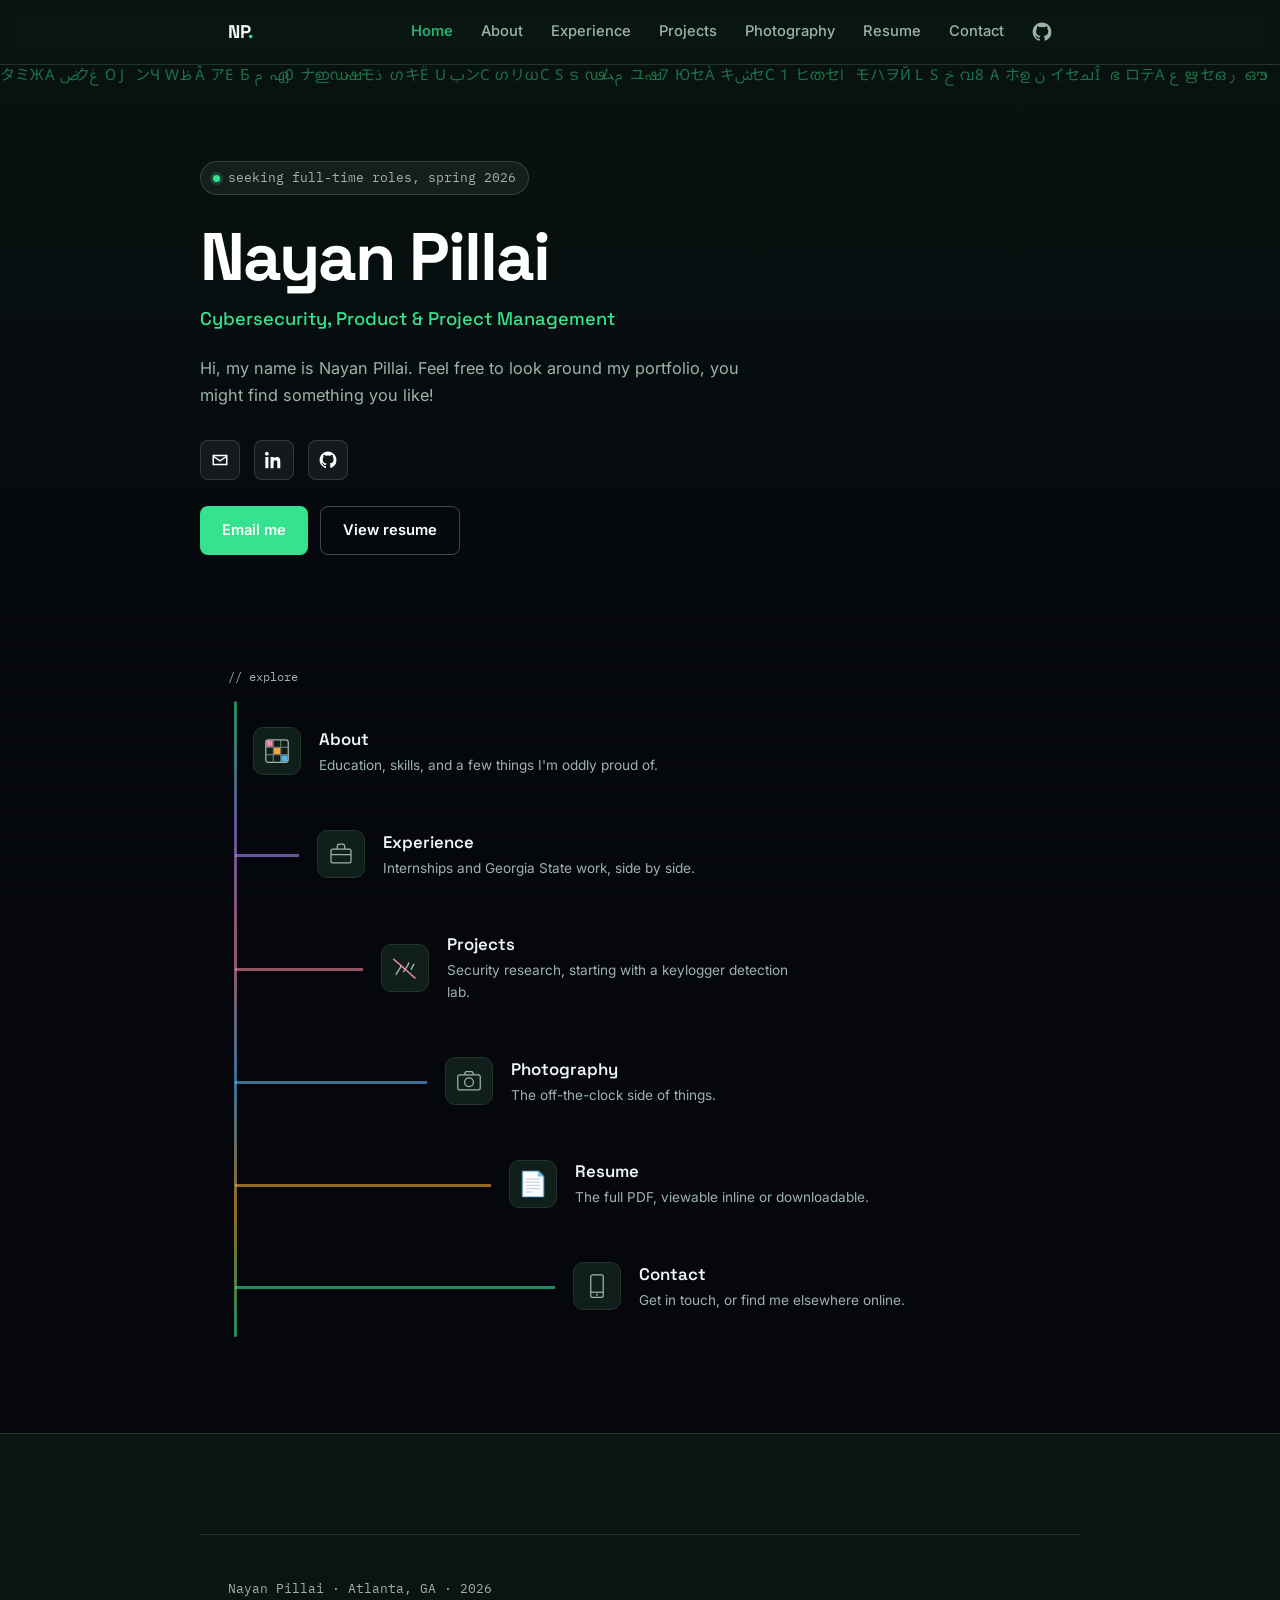
<file: index.html>
<!DOCTYPE html>
<html lang="en">
<head>
<meta charset="UTF-8">
<meta name="viewport" content="width=device-width, initial-scale=1.0">
<title>Nayan Pillai · Cybersecurity &amp; Product</title>
<meta name="description" content="Nayan Pillai. Cybersecurity, product, and data work. Seeking full-time roles.">
<link rel="preconnect" href="https://fonts.googleapis.com">
<link rel="preconnect" href="https://fonts.gstatic.com" crossorigin>
<link href="https://fonts.googleapis.com/css2?family=Space+Grotesk:wght@400;500;600;700&family=Inter:wght@400;500;600&family=IBM+Plex+Mono:wght@400;500&family=Noto+Sans+Malayalam:wght@400;500&family=Noto+Sans+JP:wght@400;500&family=Noto+Sans+Arabic:wght@400;500&display=swap" rel="stylesheet">
<link rel="stylesheet" href="style.css">
<!-- Privacy-friendly analytics (GoatCounter, no cookies, GDPR-safe).
     Sign up free at https://www.goatcounter.com, then swap YOUR_CODE
     below for the subdomain code they give you. -->
<script data-goatcounter="https://lyricaldreams.goatcounter.com/count"
        async src="//gc.zgo.at/count.js"></script>
</head>
<body data-page="home">

<div class="scanline" aria-hidden="true"></div>
<div id="site-header"></div>

<main>

  <!-- HERO -->
  <section class="matrix-hero">
    <canvas class="matrix-canvas"></canvas>
    <div class="matrix-hero-inner">
      <div class="status-line">
        <span class="status-dot" aria-hidden="true"></span>
        <span class="mono">seeking full-time roles, spring 2026</span>
      </div>
      <h1 class="hero-name">Nayan Pillai</h1>
      <p class="hero-role">Cybersecurity, Product &amp; Project Management</p>
      <p class="hero-desc">Hi, my name is Nayan Pillai. Feel free to look around my portfolio, you might find something you like!</p>
      <div class="socials-row" aria-label="Social links">
        <a href="mailto:nayanpillai15@gmail.com" class="social-icon" aria-label="Email">
          <svg width="18" height="18" viewBox="0 0 24 24" fill="none" stroke="currentColor" stroke-width="2"><path d="M3 6h18v12H3z"/><path d="m3 7 9 6 9-6"/></svg>
        </a>
        <a href="https://linkedin.com/in/nayan-pillai" target="_blank" rel="noopener" class="social-icon" aria-label="LinkedIn">
          <svg width="18" height="18" viewBox="0 0 24 24" fill="currentColor"><path d="M4.98 3.5C4.98 4.88 3.9 6 2.5 6S0 4.88 0 3.5 1.1 1 2.5 1s2.48 1.12 2.48 2.5ZM.5 8h4V23h-4V8Zm7.5 0h3.8v2.05h.05c.53-1 1.83-2.05 3.77-2.05 4.03 0 4.78 2.65 4.78 6.1V23h-4v-6.9c0-1.65-.03-3.77-2.3-3.77-2.3 0-2.66 1.8-2.66 3.65V23h-4V8Z"/></svg>
        </a>
        <a href="https://github.com/Lyrical-Dreams" target="_blank" rel="noopener" class="social-icon" aria-label="GitHub">
          <svg width="18" height="18" viewBox="0 0 24 24" fill="currentColor"><path d="M12 .5C5.73.5.75 5.48.75 11.75c0 5.02 3.26 9.28 7.78 10.78.57.1.78-.25.78-.55v-2.1c-3.16.69-3.83-1.36-3.83-1.36-.52-1.32-1.27-1.67-1.27-1.67-1.04-.71.08-.7.08-.7 1.15.08 1.76 1.18 1.76 1.18 1.02 1.75 2.68 1.24 3.34.95.1-.74.4-1.24.72-1.53-2.52-.29-5.17-1.26-5.17-5.6 0-1.24.44-2.25 1.17-3.04-.12-.29-.51-1.45.11-3.02 0 0 .96-.31 3.14 1.16a10.9 10.9 0 0 1 5.72 0c2.18-1.47 3.14-1.16 3.14-1.16.62 1.57.23 2.73.11 3.02.73.79 1.17 1.8 1.17 3.04 0 4.35-2.66 5.31-5.19 5.59.41.35.77 1.04.77 2.1v3.11c0 .3.2.66.79.55A11.26 11.26 0 0 0 23.25 11.75C23.25 5.48 18.27.5 12 .5Z"/></svg>
        </a>
      </div>
      <div class="hero-links" style="margin-top: 26px;">
        <a href="mailto:nayanpillai15@gmail.com" class="btn btn-primary">Email me</a>
        <a href="resume.html" class="btn btn-ghost">View resume</a>
      </div>
    </div>
  </section>

  <!-- EXPLORE: sneak-peek timeline into each page -->
  <section class="explore-band" aria-label="Explore the site">
    <div class="wrap explore-section">
    <p class="metrics-kicker mono">// explore</p>
    <div class="explore-timeline">

      <a href="about.html" class="explore-stop explore-reveal">
        <span class="explore-icon">
          <svg viewBox="0 0 48 48" width="30" height="30" aria-hidden="true">
            <rect x="6" y="6" width="36" height="36" rx="4" fill="none" stroke="currentColor" stroke-width="2"/>
            <path d="M6 18h36M6 30h36M18 6v36M30 6v36" stroke="currentColor" stroke-width="1.6" opacity="0.7"/>
            <rect x="7" y="7" width="10" height="10" fill="var(--coral)"/>
            <rect x="19" y="19" width="10" height="10" fill="var(--amber)"/>
            <rect x="31" y="31" width="10" height="10" fill="var(--sky)"/>
          </svg>
        </span>
        <span class="explore-text">
          <span class="explore-title">About</span>
          <span class="explore-sub">Education, skills, and a few things I'm oddly proud of.</span>
        </span>
      </a>

      <a href="experience.html" class="explore-stop explore-reveal">
        <span class="explore-icon">
          <svg viewBox="0 0 48 48" width="30" height="30" aria-hidden="true">
            <rect x="8" y="16" width="32" height="22" rx="3" fill="none" stroke="currentColor" stroke-width="2"/>
            <path d="M18 16v-4a4 4 0 0 1 4-4h4a4 4 0 0 1 4 4v4" fill="none" stroke="currentColor" stroke-width="2"/>
            <path d="M8 25h32" stroke="currentColor" stroke-width="2"/>
          </svg>
        </span>
        <span class="explore-text">
          <span class="explore-title">Experience</span>
          <span class="explore-sub">Internships and Georgia State work, side by side.</span>
        </span>
      </a>

      <a href="projects.html" class="explore-stop explore-reveal">
        <span class="explore-icon">
          <svg viewBox="0 0 48 48" width="30" height="30" aria-hidden="true">
            <path d="M10 34c4-8 6-8 8-14" fill="none" stroke="currentColor" stroke-width="2.4" stroke-linecap="round"/>
            <path d="M22 30c4-8 6-8 8-14" fill="none" stroke="currentColor" stroke-width="2.4" stroke-linecap="round"/>
            <path d="M34 26c2-4 3-6 4-8" fill="none" stroke="currentColor" stroke-width="2.4" stroke-linecap="round"/>
            <line x1="6" y1="10" x2="40" y2="40" stroke="var(--coral)" stroke-width="2.6" stroke-linecap="round"/>
          </svg>
        </span>
        <span class="explore-text">
          <span class="explore-title">Projects</span>
          <span class="explore-sub">Security research, starting with a keylogger detection lab.</span>
        </span>
      </a>

      <a href="photography.html" class="explore-stop explore-reveal">
        <span class="explore-icon">
          <svg viewBox="0 0 48 48" width="30" height="30" aria-hidden="true">
            <rect x="6" y="14" width="36" height="24" rx="3" fill="none" stroke="currentColor" stroke-width="2"/>
            <path d="M16 14l3-5h10l3 5" fill="none" stroke="currentColor" stroke-width="2"/>
            <circle cx="24" cy="26" r="7" fill="none" stroke="currentColor" stroke-width="2"/>
          </svg>
        </span>
        <span class="explore-text">
          <span class="explore-title">Photography</span>
          <span class="explore-sub">The off-the-clock side of things.</span>
        </span>
      </a>

      <a href="resume.html" class="explore-stop explore-reveal">
        <span class="explore-icon explore-icon-emoji" aria-hidden="true">📄</span>
        <span class="explore-text">
          <span class="explore-title">Resume</span>
          <span class="explore-sub">The full PDF, viewable inline or downloadable.</span>
        </span>
      </a>

      <a href="contact.html" class="explore-stop explore-reveal">
        <span class="explore-icon">
          <svg viewBox="0 0 48 48" width="30" height="30" aria-hidden="true">
            <rect x="14" y="6" width="20" height="36" rx="3" fill="none" stroke="currentColor" stroke-width="2"/>
            <line x1="14" y1="34" x2="34" y2="34" stroke="currentColor" stroke-width="2"/>
            <circle cx="24" cy="38" r="1.6" fill="currentColor"/>
          </svg>
        </span>
        <span class="explore-text">
          <span class="explore-title">Contact</span>
          <span class="explore-sub">Get in touch, or find me elsewhere online.</span>
        </span>
      </a>

    </div>
    </div>
  </section>

</main>

<div id="site-footer"></div>
<script src="js/site.js"></script>
<script src="js/matrix.js"></script>
</body>
</html>
</file>
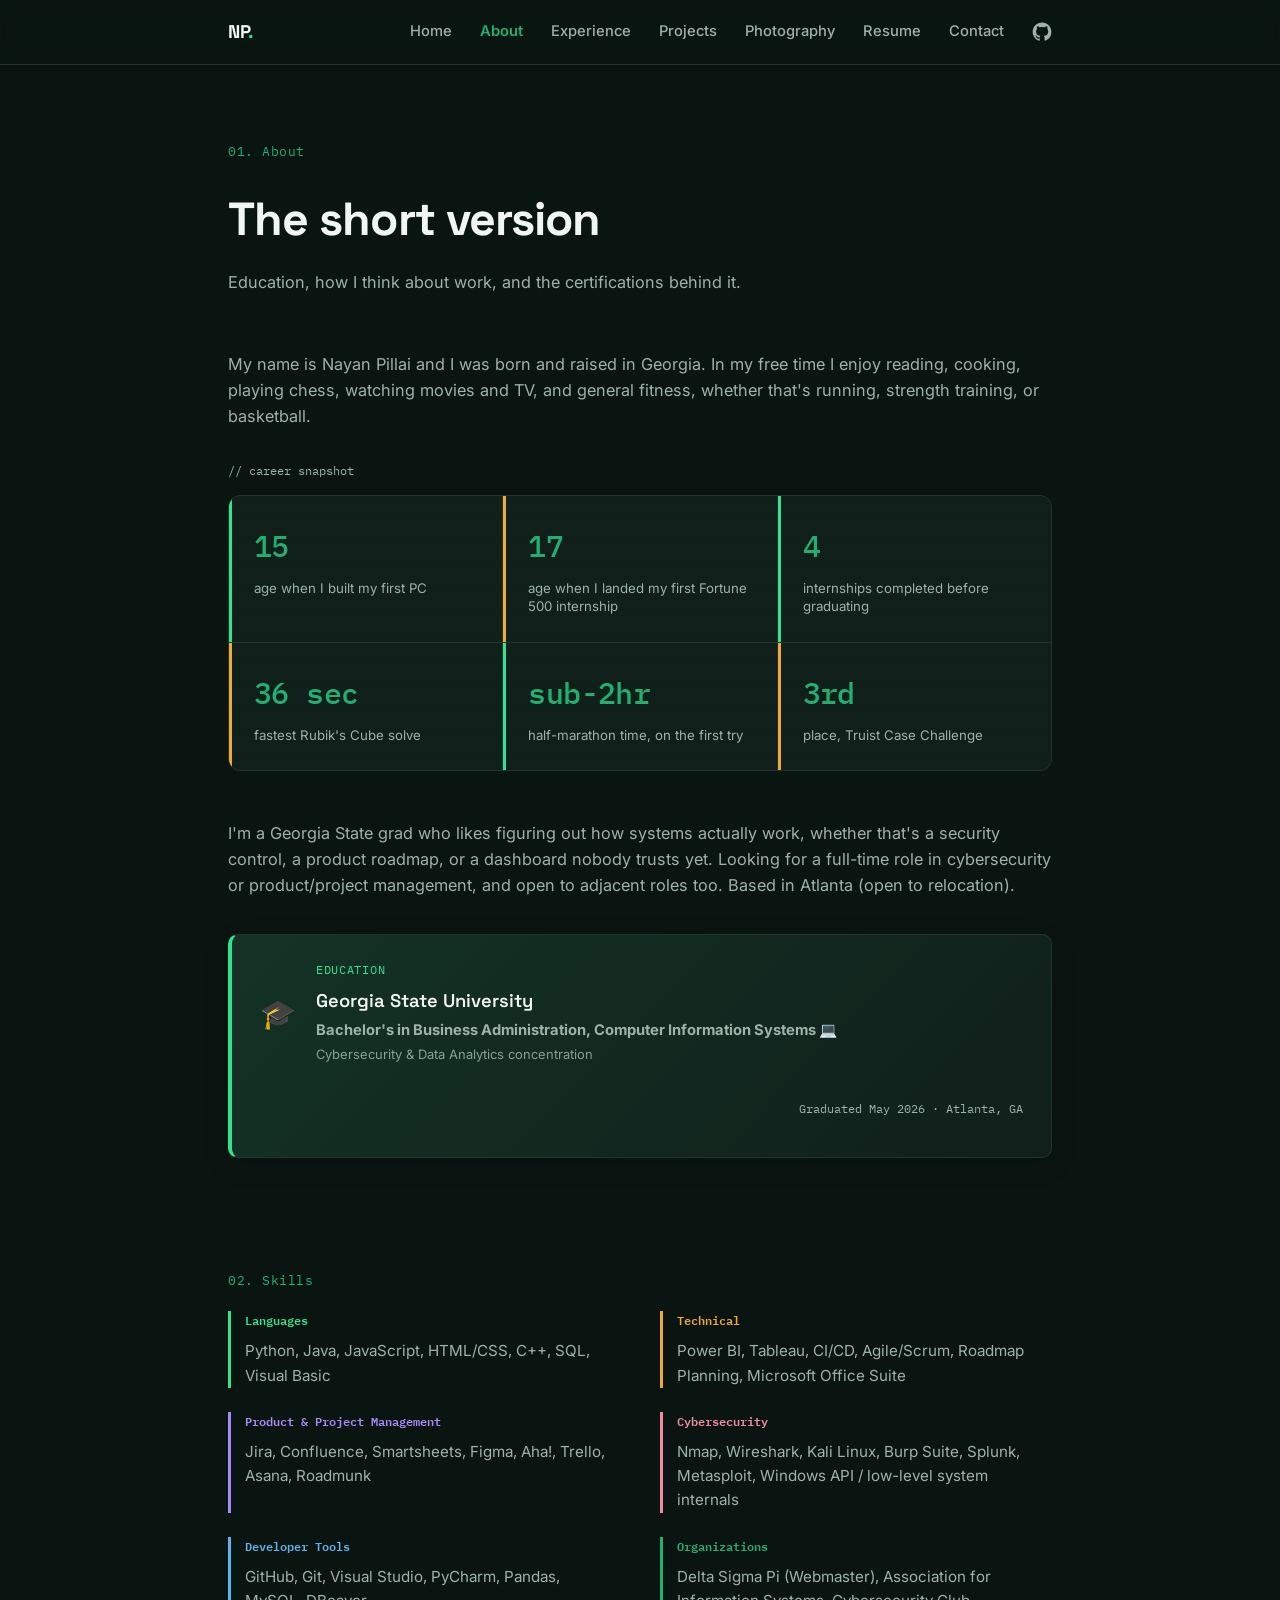
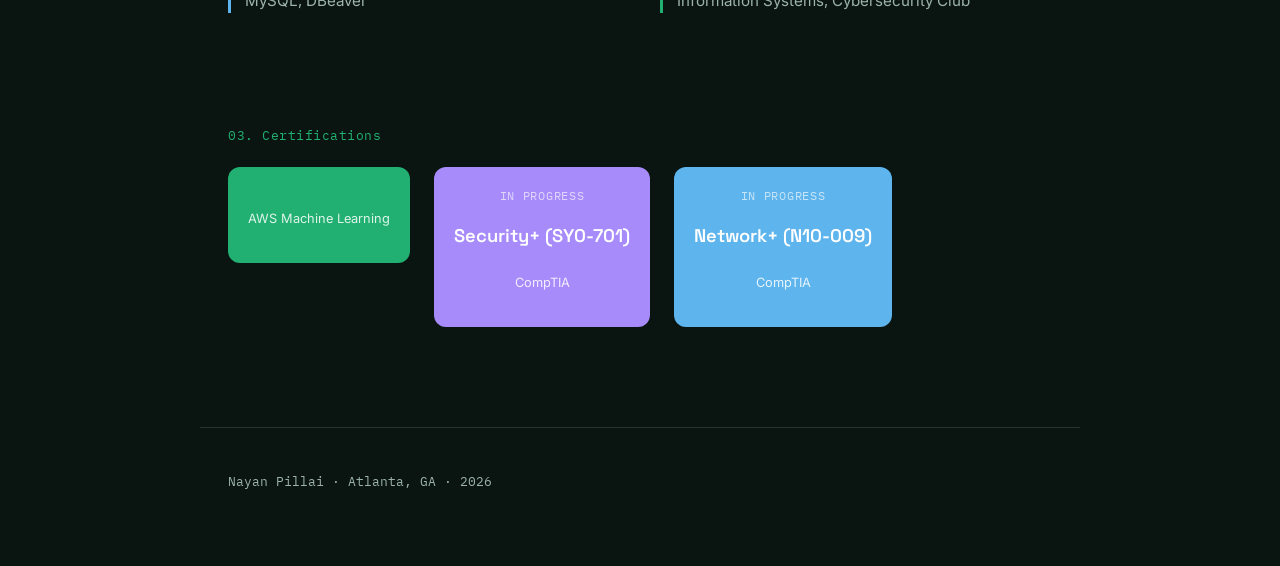
<file: about.html>
<!DOCTYPE html>
<html lang="en">
<head>
<meta charset="UTF-8">
<meta name="viewport" content="width=device-width, initial-scale=1.0">
<title>About · Nayan Pillai</title>
<link rel="preconnect" href="https://fonts.googleapis.com">
<link rel="preconnect" href="https://fonts.gstatic.com" crossorigin>
<link href="https://fonts.googleapis.com/css2?family=Space+Grotesk:wght@400;500;600;700&family=Inter:wght@400;500;600&family=IBM+Plex+Mono:wght@400;500&display=swap" rel="stylesheet">
<link rel="stylesheet" href="style.css">
<!-- Privacy-friendly analytics (GoatCounter, no cookies, GDPR-safe).
     Sign up free at https://www.goatcounter.com, then swap YOUR_CODE
     below for the subdomain code they give you. -->
<script data-goatcounter="https://lyricaldreams.goatcounter.com/count"
        async src="//gc.zgo.at/count.js"></script>
</head>
<body data-page="about">

<div class="scanline" aria-hidden="true"></div>
<div id="site-header"></div>

<main>
  <section class="page-hero wrap">
    <p class="eyebrow mono">01. About</p>
    <h1 class="page-title">The short version</h1>
    <p class="page-subtitle">Education, how I think about work, and the certifications behind it.</p>
  </section>

  <section class="section wrap">
    <p class="about-text" style="margin-bottom: 32px;">
      My name is Nayan Pillai and I was born and raised in Georgia. In my free time I enjoy
      reading, cooking, playing chess, watching movies and TV, and general fitness, whether
      that's running, strength training, or basketball.
    </p>

    <p class="metrics-kicker mono">// career snapshot</p>
    <div class="metrics" style="margin-bottom: 32px;">
      <div class="metric">
        <span class="metric-num mono">15</span>
        <span class="metric-label">age when I built my first PC</span>
      </div>
      <div class="metric">
        <span class="metric-num mono">17</span>
        <span class="metric-label">age when I landed my first Fortune 500 internship</span>
      </div>
      <div class="metric">
        <span class="metric-num mono">4</span>
        <span class="metric-label">internships completed before graduating</span>
      </div>
      <div class="metric">
        <span class="metric-num mono">36 sec</span>
        <span class="metric-label">fastest Rubik's Cube solve</span>
      </div>
      <div class="metric">
        <span class="metric-num mono">sub-2hr</span>
        <span class="metric-label">half-marathon time, on the first try</span>
      </div>
      <div class="metric">
        <span class="metric-num mono">3rd</span>
        <span class="metric-label">place, Truist Case Challenge</span>
      </div>
    </div>

    <div class="about-grid">
      <p class="about-text">
        I'm a Georgia State grad who likes figuring out how systems actually work, whether that's
        a security control, a product roadmap, or a dashboard nobody trusts yet. Looking for a
        full-time role in cybersecurity or product/project management, and open to adjacent roles
        too. Based in Atlanta (open to relocation).
      </p>
      <div class="about-card">
        <span class="about-card-icon" aria-hidden="true">🎓</span>
        <div>
          <p class="mono about-card-title">Education</p>
          <p class="about-card-main">Georgia State University</p>
          <p class="about-card-sub"><strong>Bachelor's in Business Administration, Computer Information Systems 💻</strong><br><span class="about-card-concentration">Cybersecurity &amp; Data Analytics concentration</span></p>
        </div>
        <p class="mono about-card-date">Graduated May 2026 · Atlanta, GA</p>
      </div>
    </div>
  </section>

  <!-- SKILLS -->
  <section class="section wrap">
    <p class="eyebrow mono">02. Skills</p>
    <div class="skills-grid">
      <div class="skill-group">
        <p class="mono skill-group-title">Languages</p>
        <p class="skill-list">Python, Java, JavaScript, HTML/CSS, C++, SQL, Visual Basic</p>
      </div>
      <div class="skill-group">
        <p class="mono skill-group-title">Technical</p>
        <p class="skill-list">Power BI, Tableau, CI/CD, Agile/Scrum, Roadmap Planning, Microsoft Office Suite</p>
      </div>
      <div class="skill-group">
        <p class="mono skill-group-title">Product &amp; Project Management</p>
        <p class="skill-list">Jira, Confluence, Smartsheets, Figma, Aha!, Trello, Asana, Roadmunk</p>
      </div>
      <div class="skill-group">
        <p class="mono skill-group-title">Cybersecurity</p>
        <p class="skill-list">Nmap, Wireshark, Kali Linux, Burp Suite, Splunk, Metasploit, Windows API / low-level system internals</p>
      </div>
      <div class="skill-group">
        <p class="mono skill-group-title">Developer Tools</p>
        <p class="skill-list">GitHub, Git, Visual Studio, PyCharm, Pandas, MySQL, DBeaver</p>
      </div>
      <div class="skill-group">
        <p class="mono skill-group-title">Organizations</p>
        <p class="skill-list">Delta Sigma Pi (Webmaster), Association for Information Systems, Cybersecurity Club</p>
      </div>
    </div>
  </section>

  <!-- CERTIFICATIONS -->
  <section class="section wrap">
    <p class="eyebrow mono">03. Certifications</p>
    <div class="cert-row">
      <div class="cert-card">
        <!-- AWS Machine Learning badge, verified via Credly -->
        <div data-iframe-width="150" data-iframe-height="270" data-share-badge-id="cd82116d-b856-4dac-b18b-aa31e576ad52" data-share-badge-host="https://www.credly.com"></div>
        <p class="cert-card-label">AWS Machine Learning</p>
      </div>
      <div class="cert-card">
        <p class="mono about-card-title">In progress</p>
        <p class="about-card-main">Security+ (SY0-701)</p>
        <p class="cert-card-label">CompTIA</p>
      </div>
      <div class="cert-card">
        <p class="mono about-card-title">In progress</p>
        <p class="about-card-main">Network+ (N10-009)</p>
        <p class="cert-card-label">CompTIA</p>
      </div>
    </div>
  </section>
</main>

<div id="site-footer"></div>
<script type="text/javascript" src="//cdn.credly.com/assets/utilities/embed.js"></script>
<script src="js/site.js"></script>
</body>
</html>
</file>
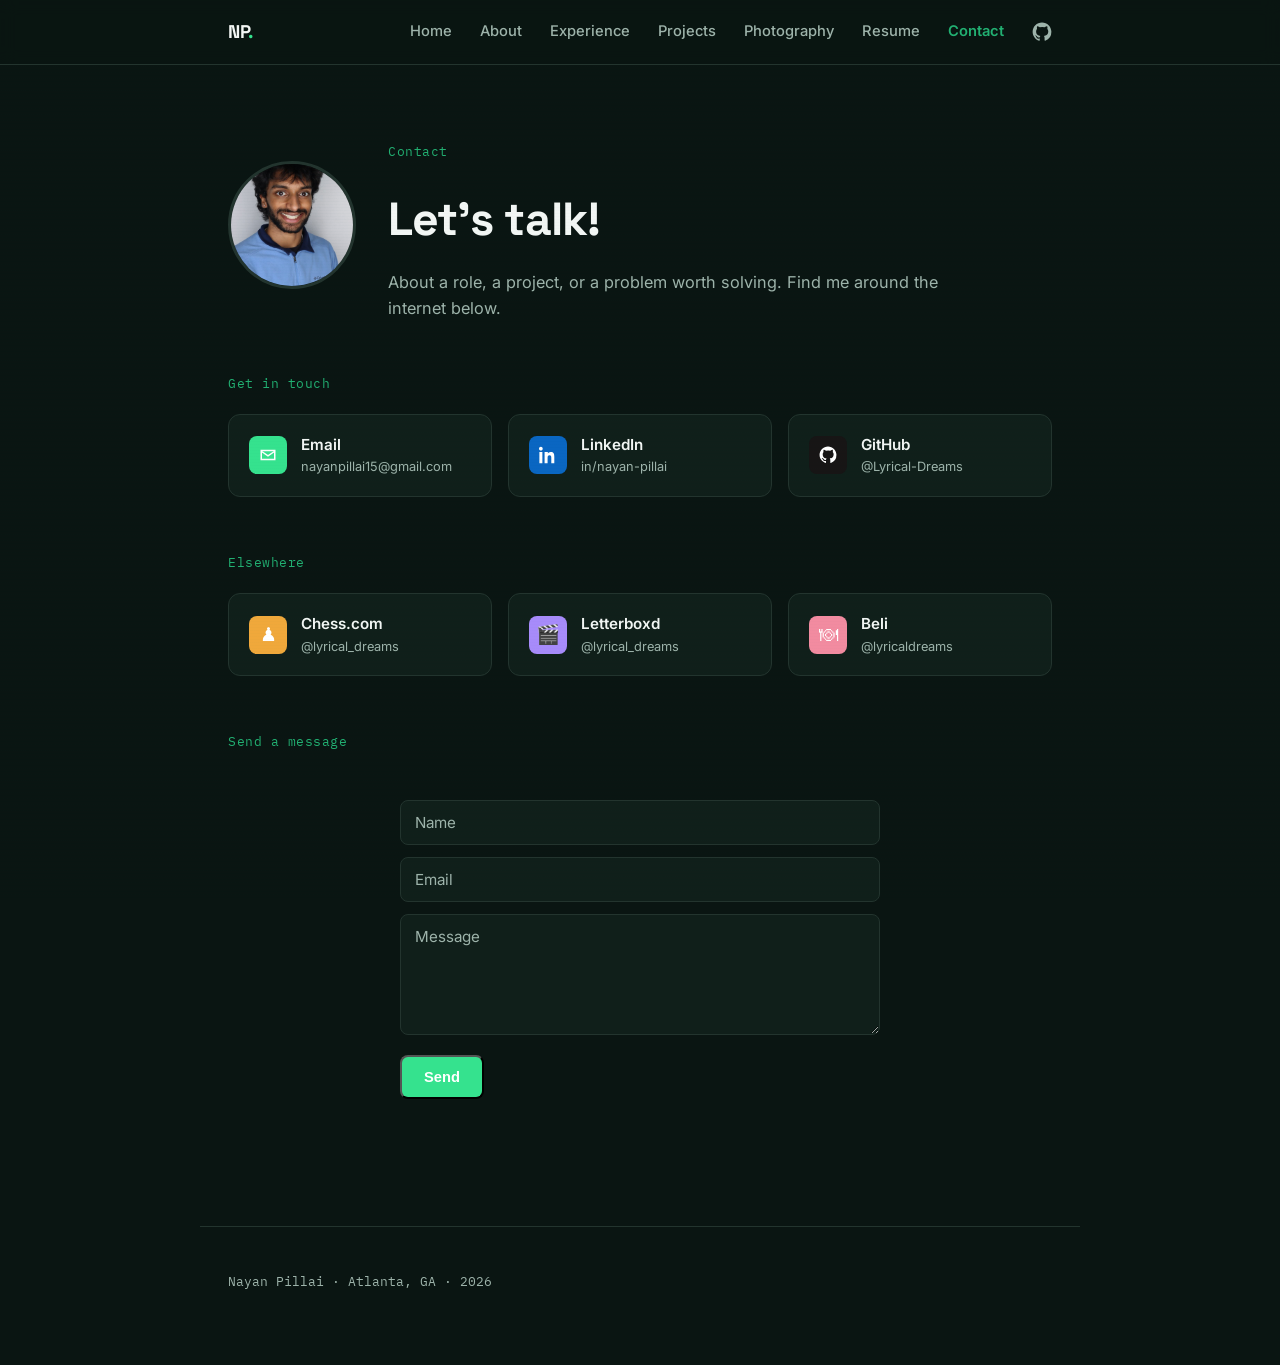
<file: contact.html>
<!DOCTYPE html>
<html lang="en">
<head>
<meta charset="UTF-8">
<meta name="viewport" content="width=device-width, initial-scale=1.0">
<title>Contact · Nayan Pillai</title>
<link rel="preconnect" href="https://fonts.googleapis.com">
<link rel="preconnect" href="https://fonts.gstatic.com" crossorigin>
<link href="https://fonts.googleapis.com/css2?family=Space+Grotesk:wght@400;500;600;700&family=Inter:wght@400;500;600&family=IBM+Plex+Mono:wght@400;500&display=swap" rel="stylesheet">
<link rel="stylesheet" href="style.css">
<!-- Privacy-friendly analytics (GoatCounter, no cookies, GDPR-safe).
     Sign up free at https://www.goatcounter.com, then swap YOUR_CODE
     below for the subdomain code they give you. -->
<script data-goatcounter="https://lyricaldreams.goatcounter.com/count"
        async src="//gc.zgo.at/count.js"></script>
</head>
<body data-page="contact">

<div class="scanline" aria-hidden="true"></div>
<div id="site-header"></div>

<main>
  <section class="page-hero wrap contact-hero">
    <img src="images/photography/headshot.jpg" alt="Nayan Pillai" class="contact-headshot">
    <div>
      <p class="eyebrow mono">Contact</p>
      <h1 class="page-title">Let's talk!</h1>
      <p class="page-subtitle">About a role, a project, or a problem worth solving. Find me around the internet below.</p>
    </div>
  </section>

  <section class="section wrap">
    <p class="eyebrow mono">Get in touch</p>
    <div class="social-grid">
      <a href="mailto:nayanpillai15@gmail.com" class="social-card c-email reveal">
        <span class="social-card-icon">
          <svg width="18" height="18" viewBox="0 0 24 24" fill="none" stroke="currentColor" stroke-width="2"><path d="M3 6h18v12H3z"/><path d="m3 7 9 6 9-6"/></svg>
        </span>
        <span>
          <p class="social-card-name">Email</p>
          <p class="social-card-handle">nayanpillai15@gmail.com</p>
        </span>
      </a>
      <a href="https://linkedin.com/in/nayan-pillai" target="_blank" rel="noopener" class="social-card c-linkedin reveal">
        <span class="social-card-icon">
          <svg width="18" height="18" viewBox="0 0 24 24" fill="currentColor"><path d="M4.98 3.5C4.98 4.88 3.9 6 2.5 6S0 4.88 0 3.5 1.1 1 2.5 1s2.48 1.12 2.48 2.5ZM.5 8h4V23h-4V8Zm7.5 0h3.8v2.05h.05c.53-1 1.83-2.05 3.77-2.05 4.03 0 4.78 2.65 4.78 6.1V23h-4v-6.9c0-1.65-.03-3.77-2.3-3.77-2.3 0-2.66 1.8-2.66 3.65V23h-4V8Z"/></svg>
        </span>
        <span>
          <p class="social-card-name">LinkedIn</p>
          <p class="social-card-handle">in/nayan-pillai</p>
        </span>
      </a>
      <a href="https://github.com/Lyrical-Dreams" target="_blank" rel="noopener" class="social-card c-github reveal">
        <span class="social-card-icon">
          <svg width="18" height="18" viewBox="0 0 24 24" fill="currentColor"><path d="M12 .5C5.73.5.75 5.48.75 11.75c0 5.02 3.26 9.28 7.78 10.78.57.1.78-.25.78-.55v-2.1c-3.16.69-3.83-1.36-3.83-1.36-.52-1.32-1.27-1.67-1.27-1.67-1.04-.71.08-.7.08-.7 1.15.08 1.76 1.18 1.76 1.18 1.02 1.75 2.68 1.24 3.34.95.1-.74.4-1.24.72-1.53-2.52-.29-5.17-1.26-5.17-5.6 0-1.24.44-2.25 1.17-3.04-.12-.29-.51-1.45.11-3.02 0 0 .96-.31 3.14 1.16a10.9 10.9 0 0 1 5.72 0c2.18-1.47 3.14-1.16 3.14-1.16.62 1.57.23 2.73.11 3.02.73.79 1.17 1.8 1.17 3.04 0 4.35-2.66 5.31-5.19 5.59.41.35.77 1.04.77 2.1v3.11c0 .3.2.66.79.55A11.26 11.26 0 0 0 23.25 11.75C23.25 5.48 18.27.5 12 .5Z"/></svg>
        </span>
        <span>
          <p class="social-card-name">GitHub</p>
          <p class="social-card-handle">@Lyrical-Dreams</p>
        </span>
      </a>
    </div>

    <p class="eyebrow mono" style="margin-top: 56px;">Elsewhere</p>
    <div class="social-grid">
      <a href="https://www.chess.com/member/lyrical_dreams" target="_blank" rel="noopener" class="social-card c-chess reveal">
        <span class="social-card-icon">♟</span>
        <span>
          <p class="social-card-name">Chess.com</p>
          <p class="social-card-handle">@lyrical_dreams</p>
        </span>
      </a>
      <a href="https://letterboxd.com/lyrical_dreams/" target="_blank" rel="noopener" class="social-card c-letterboxd reveal">
        <span class="social-card-icon">🎬</span>
        <span>
          <p class="social-card-name">Letterboxd</p>
          <p class="social-card-handle">@lyrical_dreams</p>
        </span>
      </a>
      <a href="https://beliapp.co/app/lyricaldreams" target="_blank" rel="noopener" class="social-card c-beli reveal">
        <span class="social-card-icon">🍽</span>
        <span>
          <p class="social-card-name">Beli</p>
          <p class="social-card-handle">@lyricaldreams</p>
        </span>
      </a>
    </div>
    <!--
      To add another platform: copy one of the social-card blocks above,
      swap the icon (an SVG like LinkedIn/GitHub, or an emoji like
      Chess.com/Letterboxd/Beli), pick a color class or add a new one in
      style.css, and update the link and handle text.
    -->

    <p class="eyebrow mono" style="margin-top: 56px;">Send a message</p>
    <form action="https://formspree.io/f/xzezpvbb" method="POST" class="contact-form reveal" id="contactForm">
      <input type="text" name="name" placeholder="Name" required>
      <input type="email" name="email" placeholder="Email" required>
      <textarea name="message" placeholder="Message" required rows="5"></textarea>
      <button type="submit" class="btn btn-primary">Send</button>
      <p class="form-status" id="formStatus" role="status" aria-live="polite"></p>
    </form>
  </section>
</main>

<div id="site-footer"></div>
<script src="js/site.js"></script>
<script src="js/contact-form.js"></script>
</body>
</html>
</file>
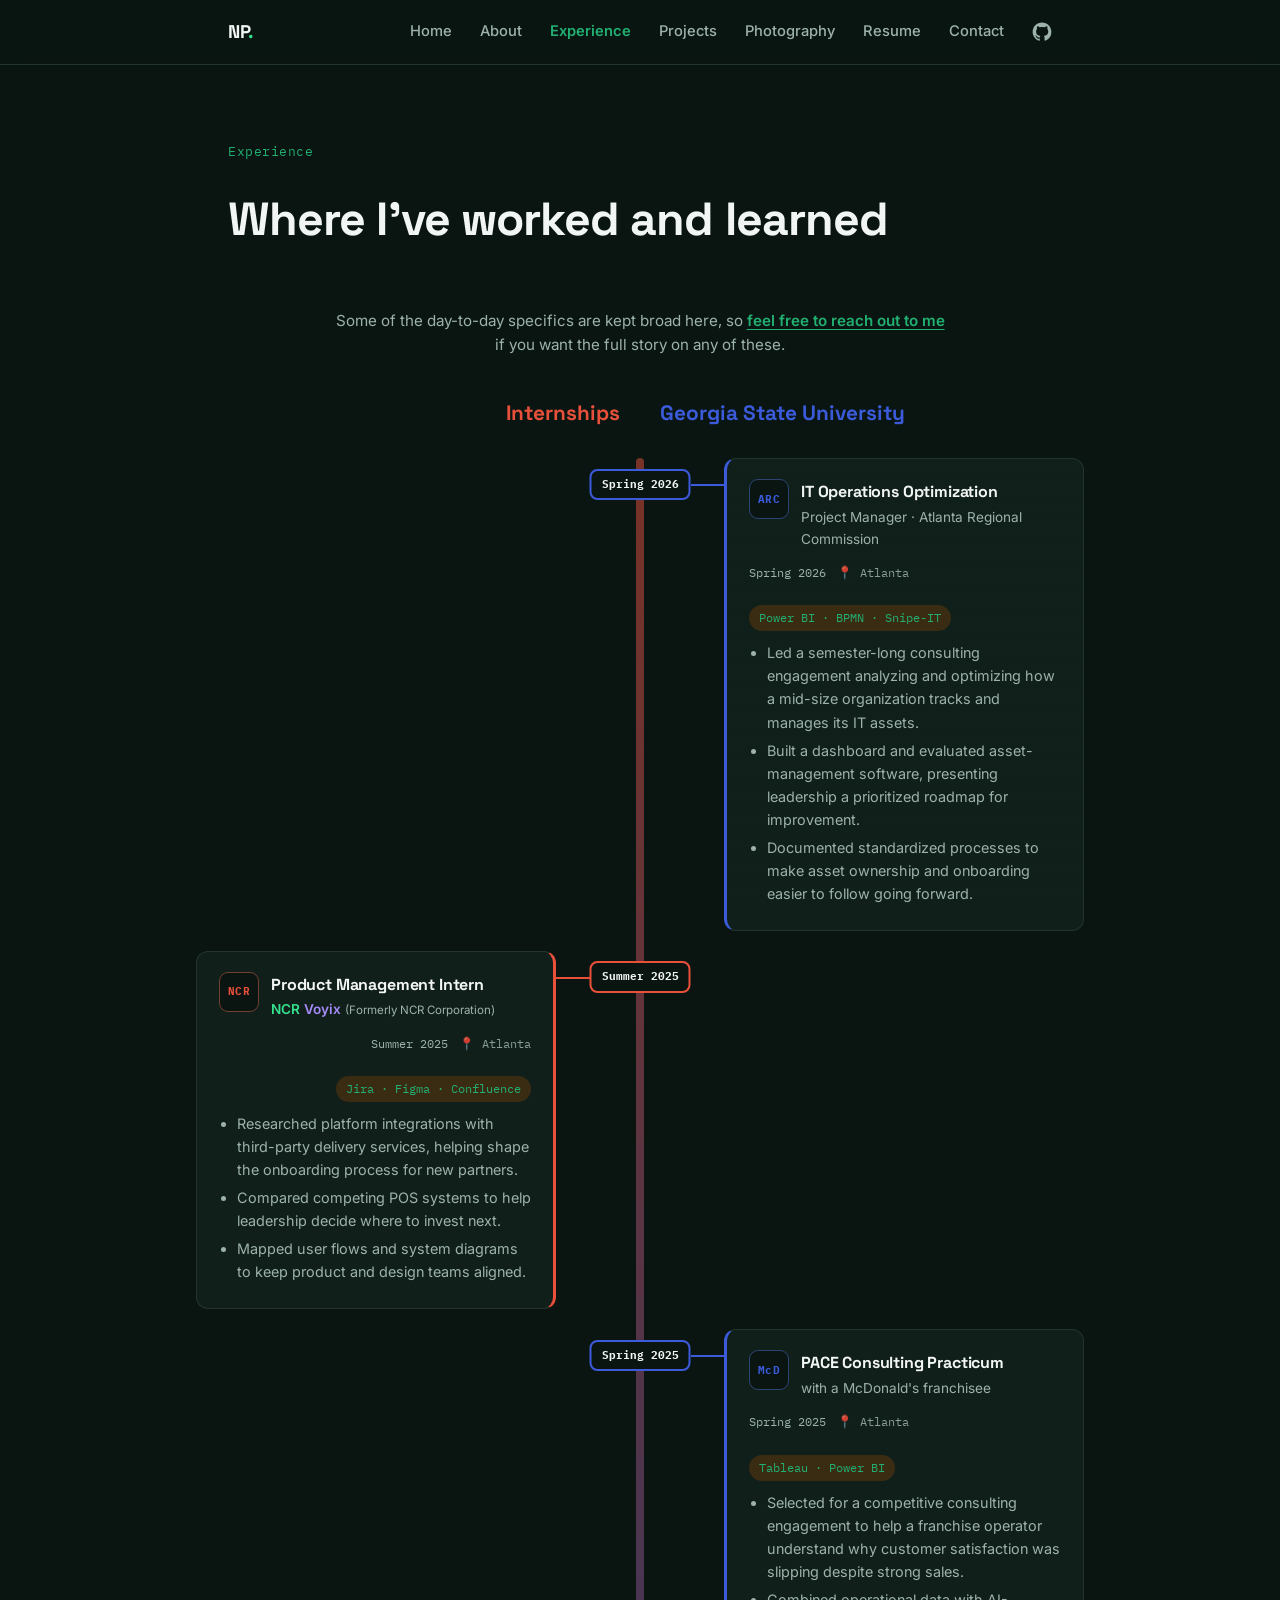
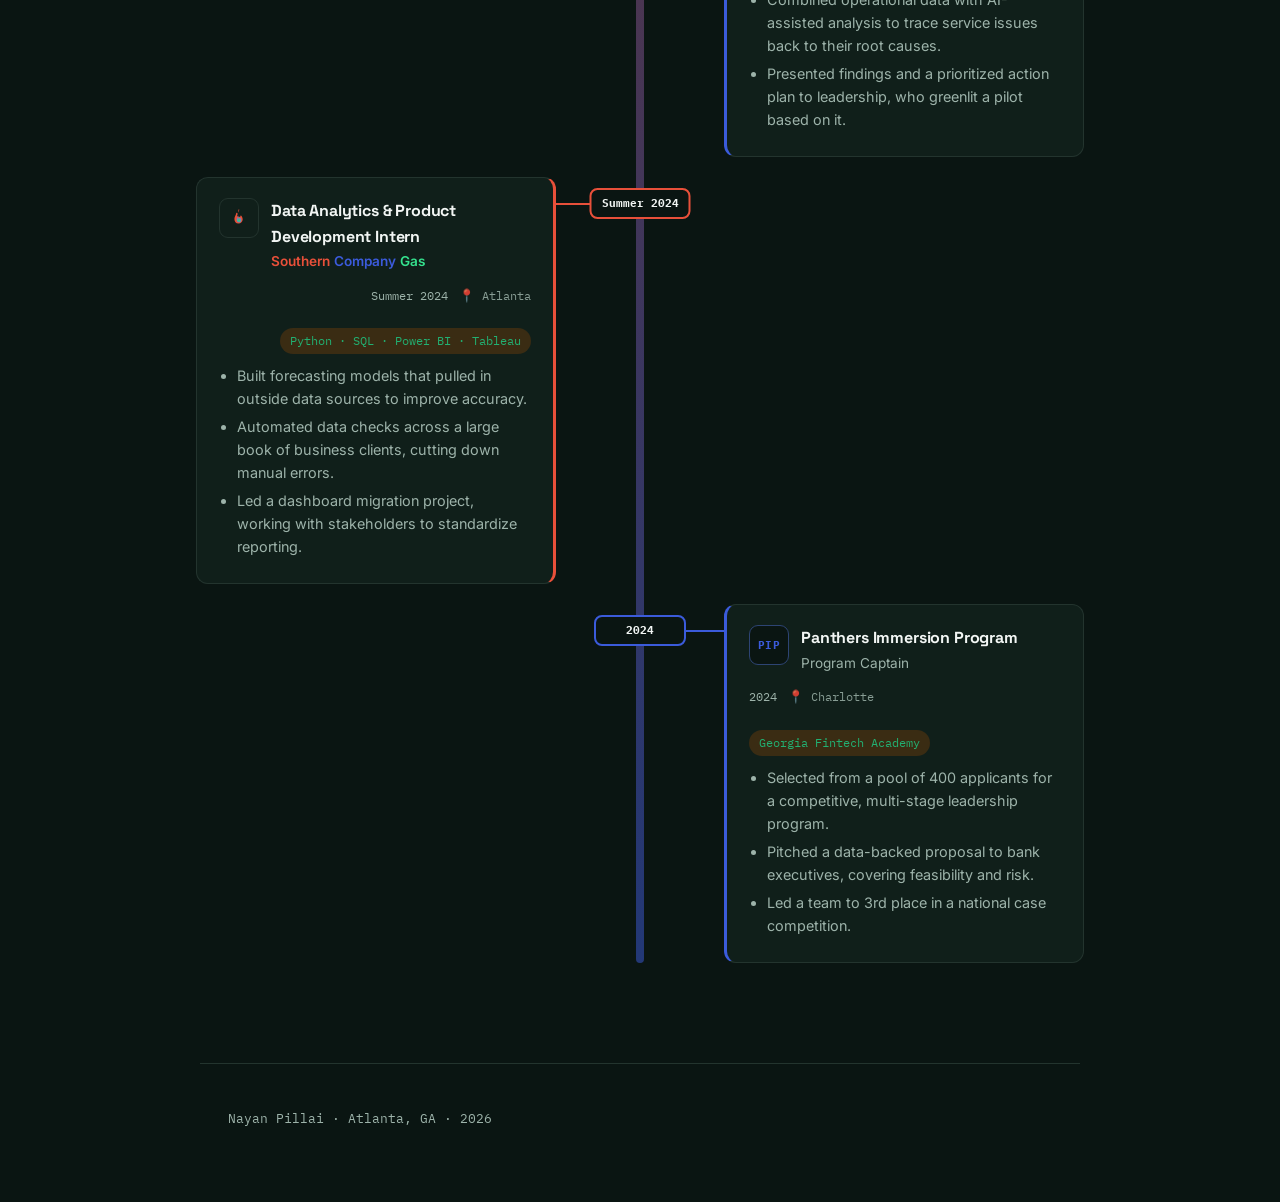
<file: experience.html>
<!DOCTYPE html>
<html lang="en">
<head>
<meta charset="UTF-8">
<meta name="viewport" content="width=device-width, initial-scale=1.0">
<title>Experience · Nayan Pillai</title>
<link rel="preconnect" href="https://fonts.googleapis.com">
<link rel="preconnect" href="https://fonts.gstatic.com" crossorigin>
<link href="https://fonts.googleapis.com/css2?family=Space+Grotesk:wght@400;500;600;700&family=Inter:wght@400;500;600&family=IBM+Plex+Mono:wght@400;500&display=swap" rel="stylesheet">
<link rel="stylesheet" href="style.css">
<!-- Privacy-friendly analytics (GoatCounter, no cookies, GDPR-safe).
     Sign up free at https://www.goatcounter.com, then swap YOUR_CODE
     below for the subdomain code they give you. -->
<script data-goatcounter="https://lyricaldreams.goatcounter.com/count"
        async src="//gc.zgo.at/count.js"></script>
</head>
<body data-page="experience">

<div class="scanline" aria-hidden="true"></div>
<div id="site-header"></div>

<main>
  <section class="page-hero wrap">
    <p class="eyebrow mono">Experience</p>
    <h1 class="page-title">Where I've worked and learned</h1>
  </section>

  <section class="section wrap timeline-section">
    <!--
      LOGOS: these are original stylized marks, not the companies' actual
      trademarked logos, since I can't source and redistribute real brand assets.
      To use the real ones instead: save each official logo (from the
      company's press/brand page) as a small square image into images/logos/,
      then swap the badge markup below for
      <img class="timeline-logo" src="images/logos/ncr.png" alt="NCR Voyix logo">
    -->
    <p class="intro-note">Some of the day-to-day specifics are kept broad here, so <a href="contact.html">feel free to reach out to me</a> if you want the full story on any of these.</p>

    <div class="timeline-legend">
      <p class="timeline-heading mono timeline-heading-red">Internships</p>
      <p class="timeline-heading mono timeline-heading-blue">Georgia State University</p>
    </div>

    <div class="timeline timeline-v2">

      <div class="timeline-row timeline-row-right">
        <div class="timeline-card timeline-card-blue" data-year="Spring 2026">
          <div class="timeline-card-head">
            <div class="timeline-logo timeline-logo-blue">ARC</div>
            <div>
              <h3>IT Operations Optimization</h3>
              <p class="log-org">Project Manager · Atlanta Regional Commission</p>
            </div>
          </div>
          <p class="timeline-date mono">Spring 2026 <span class="location-pin">📍 Atlanta</span></p>
          <p class="log-stack mono">Power BI · BPMN · Snipe-IT</p>
          <ul>
            <li>Led a semester-long consulting engagement analyzing and optimizing how a mid-size organization tracks and manages its IT assets.</li>
            <li>Built a dashboard and evaluated asset-management software, presenting leadership a prioritized roadmap for improvement.</li>
            <li>Documented standardized processes to make asset ownership and onboarding easier to follow going forward.</li>
          </ul>
        </div>
      </div>

      <div class="timeline-row timeline-row-left">
        <div class="timeline-card" data-year="Summer 2025">
          <div class="timeline-card-head">
            <div class="timeline-logo timeline-logo-red">NCR</div>
            <div>
              <h3>Product Management Intern</h3>
              <p class="log-org">
                <span class="word-green">NCR</span> <span class="word-purple">Voyix</span>
                <span class="log-org-note">(Formerly NCR Corporation)</span>
              </p>
            </div>
          </div>
          <p class="timeline-date mono">Summer 2025 <span class="location-pin">📍 Atlanta</span></p>
          <p class="log-stack mono">Jira · Figma · Confluence</p>
          <ul>
            <li>Researched platform integrations with third-party delivery services, helping shape the onboarding process for new partners.</li>
            <li>Compared competing POS systems to help leadership decide where to invest next.</li>
            <li>Mapped user flows and system diagrams to keep product and design teams aligned.</li>
          </ul>
        </div>
      </div>

      <div class="timeline-row timeline-row-right">
        <div class="timeline-card timeline-card-blue" data-year="Spring 2025">
          <div class="timeline-card-head">
            <div class="timeline-logo timeline-logo-blue">McD</div>
            <div>
              <h3>PACE Consulting Practicum</h3>
              <p class="log-org">with a McDonald's franchisee</p>
            </div>
          </div>
          <p class="timeline-date mono">Spring 2025 <span class="location-pin">📍 Atlanta</span></p>
          <p class="log-stack mono">Tableau · Power BI</p>
          <ul>
            <li>Selected for a competitive consulting engagement to help a franchise operator understand why customer satisfaction was slipping despite strong sales.</li>
            <li>Combined operational data with AI-assisted analysis to trace service issues back to their root causes.</li>
            <li>Presented findings and a prioritized action plan to leadership, who greenlit a pilot based on it.</li>
          </ul>
        </div>
      </div>

      <div class="timeline-row timeline-row-left">
        <div class="timeline-card" data-year="Summer 2024">
          <div class="timeline-card-head">
            <div class="timeline-logo timeline-logo-flame">
              <svg viewBox="0 0 24 24" width="22" height="22" aria-hidden="true">
                <path d="M12 2c1 3-2 4-2 7a2 2 0 0 0 4 0c1 1 2 2.5 2 4.5A4.5 4.5 0 0 1 11.5 18 5 5 0 0 1 7 13c0-3 2-4 2-7 1 1 1.5 2 1.5 3C11 7 11 4 12 2Z" fill="#E8503A"/>
                <path d="M12 8c.5 1.5-1 2-1 3.5a1 1 0 0 0 2 0c1 .8 1.5 1.8 1.5 3A2.5 2.5 0 0 1 12 17a2.8 2.8 0 0 1-2.5-2.8c0-1.7 1.2-2.2 1.2-4 .5.5.8 1 .8 1.5" fill="#3AA0E8" opacity="0.85"/>
                <circle cx="12" cy="14.5" r="1.4" fill="#3AC97A"/>
              </svg>
            </div>
            <div>
              <h3>Data Analytics &amp; Product Development Intern</h3>
              <p class="log-org">
                <span class="word-red">Southern</span> <span class="word-blue">Company</span> <span class="word-green">Gas</span>
              </p>
            </div>
          </div>
          <p class="timeline-date mono">Summer 2024 <span class="location-pin">📍 Atlanta</span></p>
          <p class="log-stack mono">Python · SQL · Power BI · Tableau</p>
          <ul>
            <li>Built forecasting models that pulled in outside data sources to improve accuracy.</li>
            <li>Automated data checks across a large book of business clients, cutting down manual errors.</li>
            <li>Led a dashboard migration project, working with stakeholders to standardize reporting.</li>
          </ul>
        </div>
      </div>

      <div class="timeline-row timeline-row-right">
        <div class="timeline-card timeline-card-blue" data-year="2024">
          <div class="timeline-card-head">
            <div class="timeline-logo timeline-logo-blue">PIP</div>
            <div>
              <h3>Panthers Immersion Program</h3>
              <p class="log-org">Program Captain</p>
            </div>
          </div>
          <p class="timeline-date mono">2024 <span class="location-pin">📍 Charlotte</span></p>
          <p class="log-stack mono">Georgia Fintech Academy</p>
          <ul>
            <li>Selected from a pool of 400 applicants for a competitive, multi-stage leadership program.</li>
            <li>Pitched a data-backed proposal to bank executives, covering feasibility and risk.</li>
            <li>Led a team to 3rd place in a national case competition.</li>
          </ul>
        </div>
      </div>

    </div>
  </section>
</main>

<div id="site-footer"></div>
<script src="js/site.js"></script>
<script src="js/timeline-marker.js"></script>
</body>
</html>
</file>
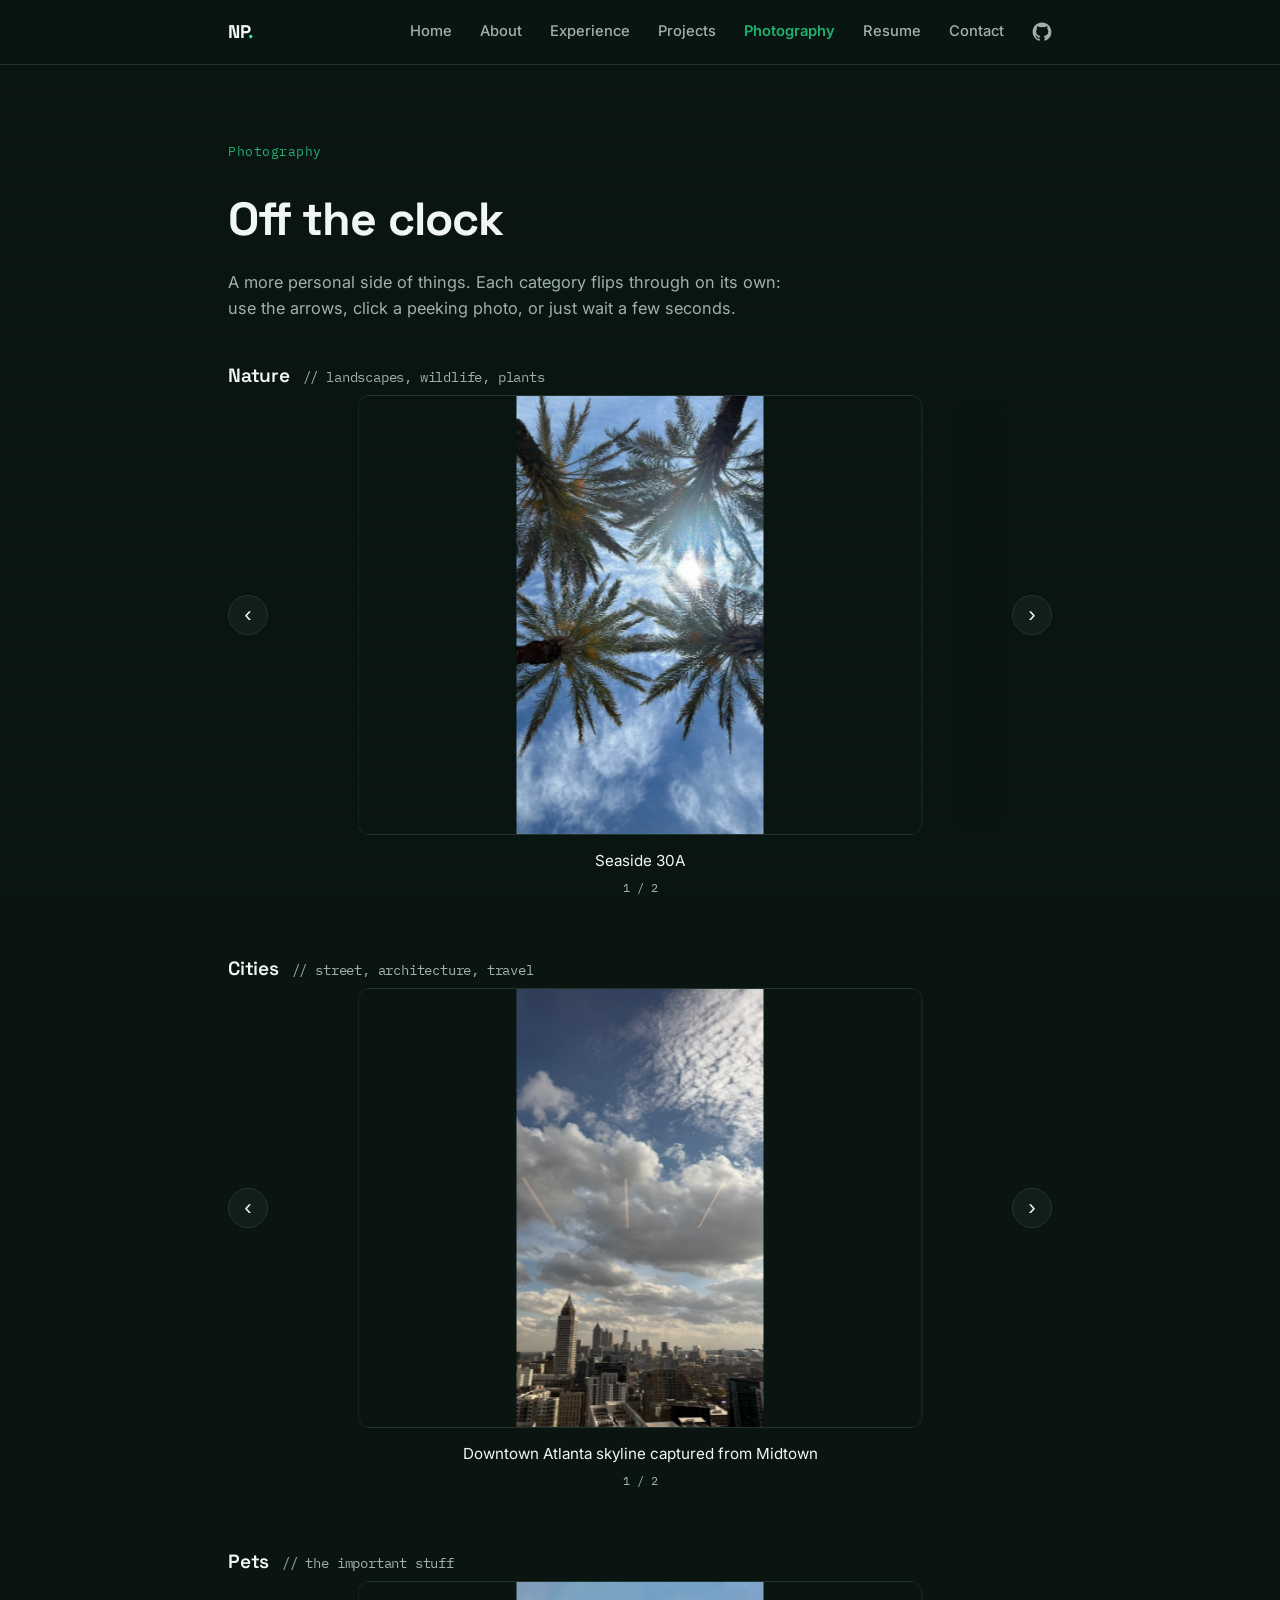
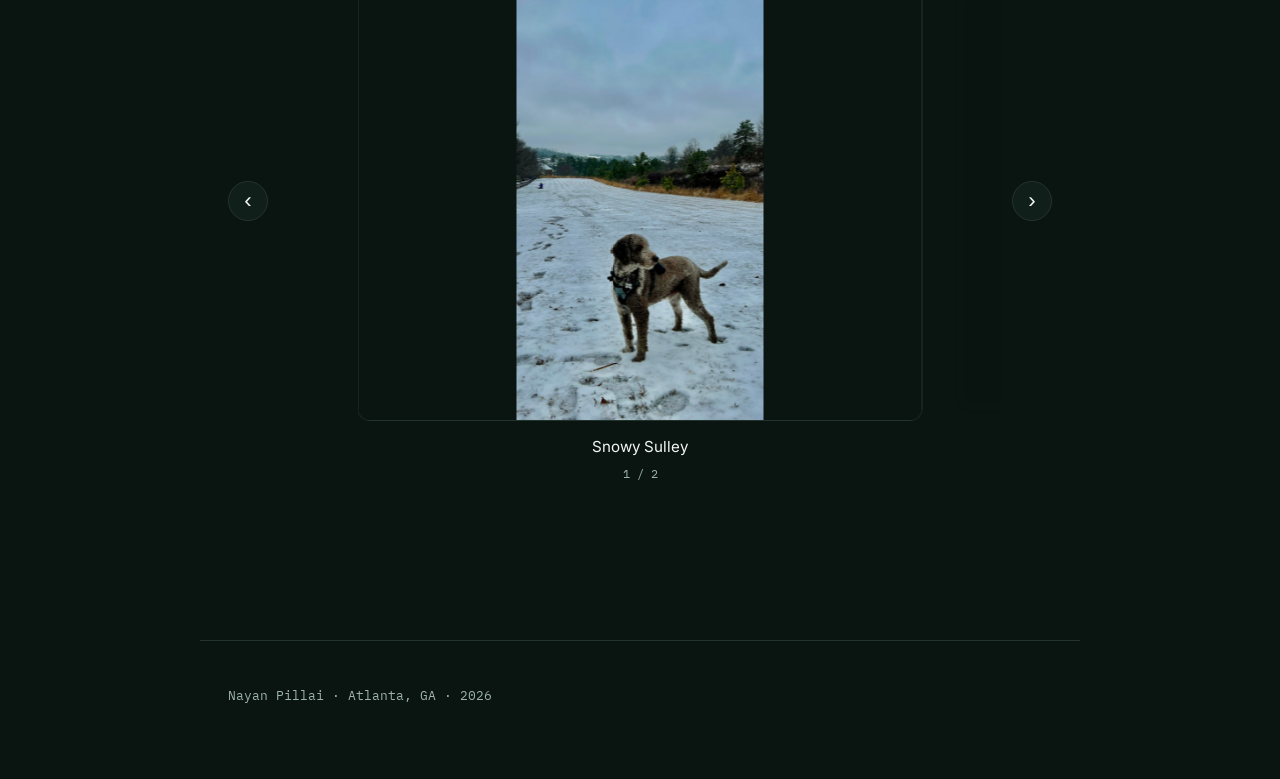
<file: photography.html>
<!DOCTYPE html>
<html lang="en">
<head>
<meta charset="UTF-8">
<meta name="viewport" content="width=device-width, initial-scale=1.0">
<title>Photography · Nayan Pillai</title>
<link rel="preconnect" href="https://fonts.googleapis.com">
<link rel="preconnect" href="https://fonts.gstatic.com" crossorigin>
<link href="https://fonts.googleapis.com/css2?family=Space+Grotesk:wght@400;500;600;700&family=Inter:wght@400;500;600&family=IBM+Plex+Mono:wght@400;500&display=swap" rel="stylesheet">
<link rel="stylesheet" href="style.css">
<!-- Privacy-friendly analytics (GoatCounter, no cookies, GDPR-safe).
     Sign up free at https://www.goatcounter.com, then swap YOUR_CODE
     below for the subdomain code they give you. -->
<script data-goatcounter="https://lyricaldreams.goatcounter.com/count"
        async src="//gc.zgo.at/count.js"></script>
</head>
<body data-page="photography">

<div class="scanline" aria-hidden="true"></div>
<div id="site-header"></div>

<main>
  <section class="page-hero wrap">
    <p class="eyebrow mono">Photography</p>
    <h1 class="page-title">Off the clock</h1>
    <p class="page-subtitle">A more personal side of things. Each category flips through on its own: use the arrows, click a peeking photo, or just wait a few seconds.</p>
  </section>

  <section class="section wrap">
    <!--
      HOW TO ADD YOUR OWN PHOTOS
      ===========================
      1. Drop your image files into images/photography/.
      2. Each photo is one <figure class="photo-item"> block inside a
         .photo-carousel. Copy one, point the src at your file, write a
         real caption. The carousel and lightbox both pick up new figures
         automatically, no JS changes needed.
      3. To add a new category (e.g. Landscapes), copy a whole
         .photo-category block, give it a unique data-category value,
         and rename the heading.
    -->

    <div class="photo-category" data-category="nature">
      <h2 class="photo-category-title">Nature <span class="mono">// landscapes, wildlife, plants</span></h2>
      <div class="photo-carousel">
        <button class="carousel-btn carousel-prev" aria-label="Previous photo">&#8249;</button>
        <div class="photo-carousel-viewport">
          <div class="photo-track">
            <figure class="photo-item">
              <img src="images/photography/palm-trees.jpg" alt="Palm Trees in Seaside">
              <figcaption class="sr-only">Seaside 30A</figcaption>
            </figure>
            <figure class="photo-item">
              <img src="images/photography/kerala.jpg" alt="Vande Bharat">
              <figcaption class="sr-only">Kerala, India</figcaption>
            </figure>
          </div>
        </div>
        <button class="carousel-btn carousel-next" aria-label="Next photo">&#8250;</button>
      </div>
      <p class="carousel-caption" aria-live="polite"></p>
      <p class="carousel-counter mono"></p>
    </div>

    <div class="photo-category" data-category="cities">
      <h2 class="photo-category-title">Cities <span class="mono">// street, architecture, travel</span></h2>
      <div class="photo-carousel">
        <button class="carousel-btn carousel-prev" aria-label="Previous photo">&#8249;</button>
        <div class="photo-carousel-viewport">
          <div class="photo-track">
            <figure class="photo-item">
              <img src="images/photography/kinetic-midtown.jpg" alt="Kinetic Midtown">
              <figcaption class="sr-only">Downtown Atlanta skyline captured from Midtown</figcaption>
            </figure>
            <figure class="photo-item">
              <img src="images/photography/downtown.jpg" alt="Westin">
              <figcaption class="sr-only">The Sun Dial: Westin</figcaption>
            </figure>
          </div>
        </div>
        <button class="carousel-btn carousel-next" aria-label="Next photo">&#8250;</button>
      </div>
      <p class="carousel-caption" aria-live="polite"></p>
      <p class="carousel-counter mono"></p>
    </div>

    <div class="photo-category" data-category="pets">
      <h2 class="photo-category-title">Pets <span class="mono">// the important stuff</span></h2>
      <div class="photo-carousel">
        <button class="carousel-btn carousel-prev" aria-label="Previous photo">&#8249;</button>
        <div class="photo-carousel-viewport">
          <div class="photo-track">
            <figure class="photo-item">
              <img src="images/photography/Sulley1.jpg" alt="Snowy Sulley">
              <figcaption class="sr-only">Snowy Sulley</figcaption>
            </figure>
            <figure class="photo-item">
              <img src="images/photography/Sulley2.jpg" alt="Sulley">
              <figcaption class="sr-only">Sulley (From Monsters Inc.)</figcaption>
            </figure>
          </div>
        </div>
        <button class="carousel-btn carousel-next" aria-label="Next photo">&#8250;</button>
      </div>
      <p class="carousel-caption" aria-live="polite"></p>
      <p class="carousel-counter mono"></p>
    </div>

    <!-- Add more categories as needed: Landscapes, Food, Events, Friends, Sports -->
  </section>
</main>

<div id="site-footer"></div>
<script src="js/site.js"></script>
<script src="js/carousel.js"></script>
<script src="js/lightbox.js"></script>
</body>
</html>
</file>
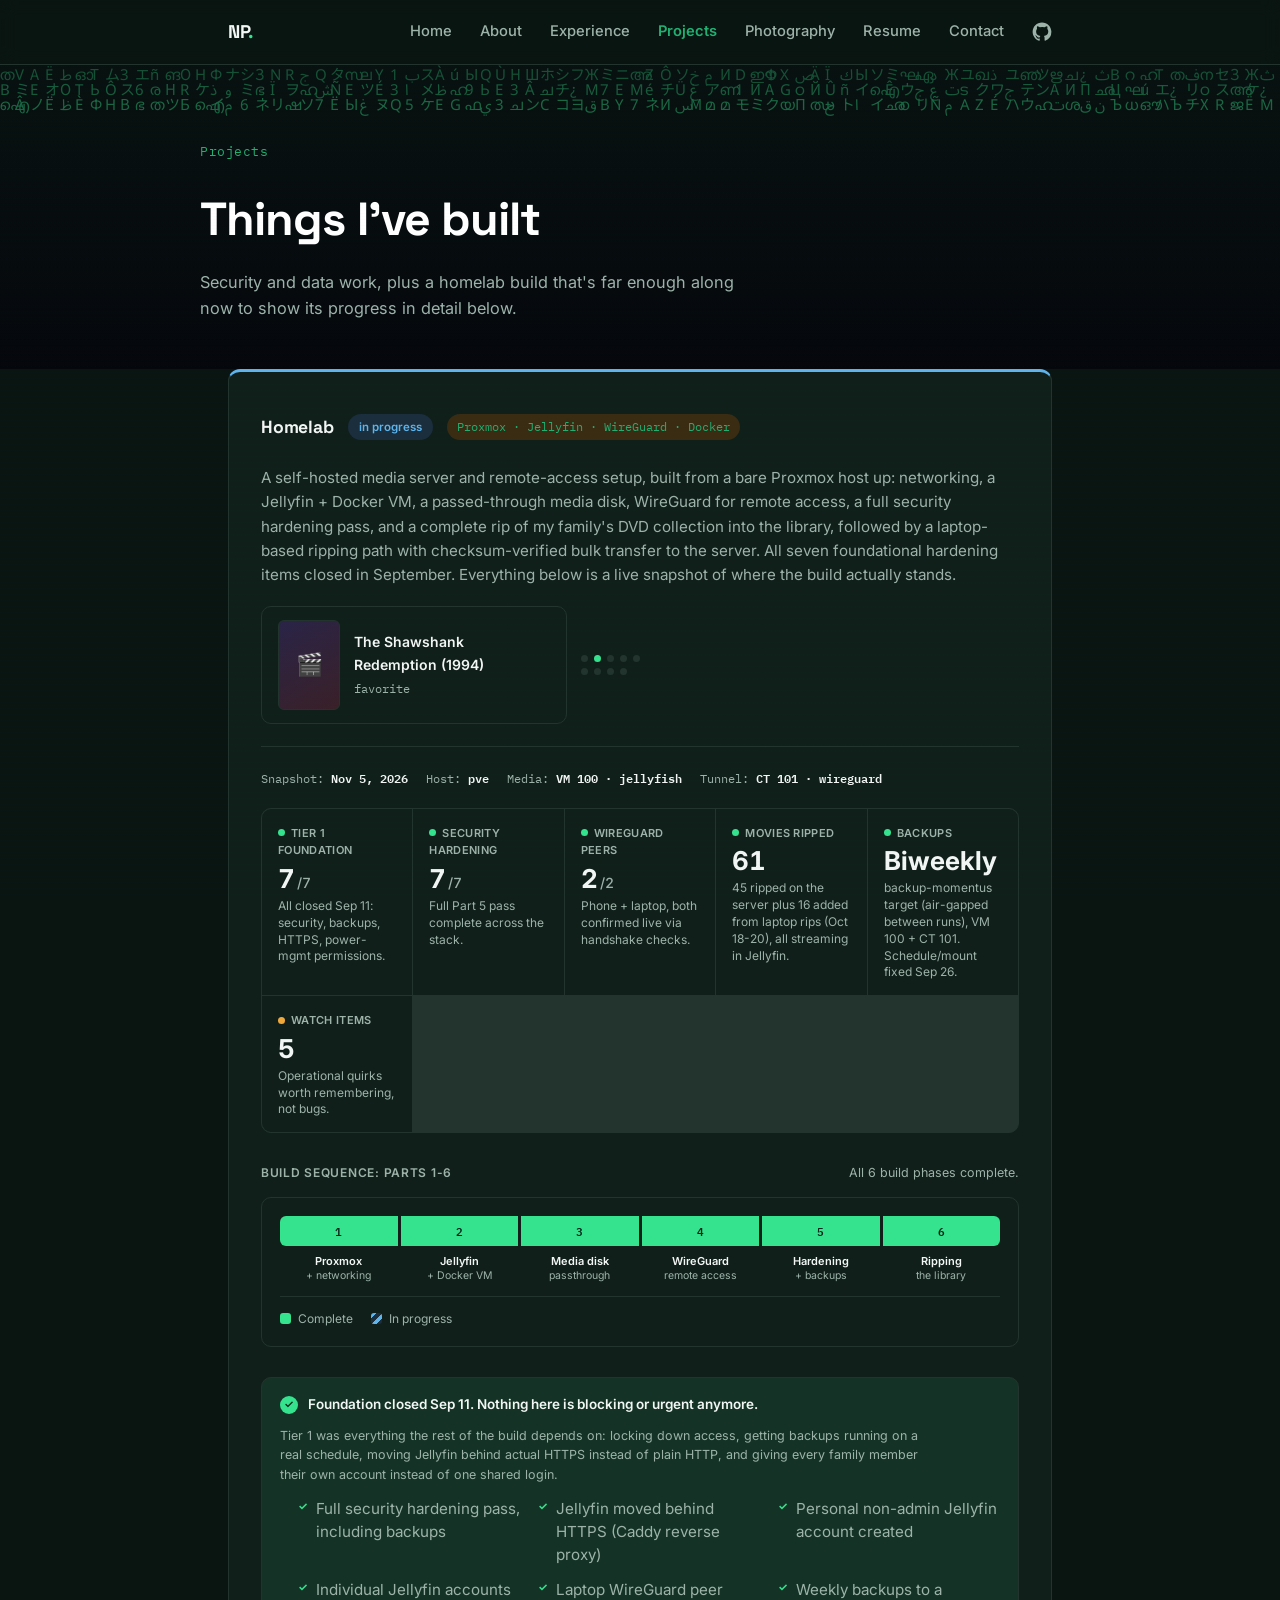
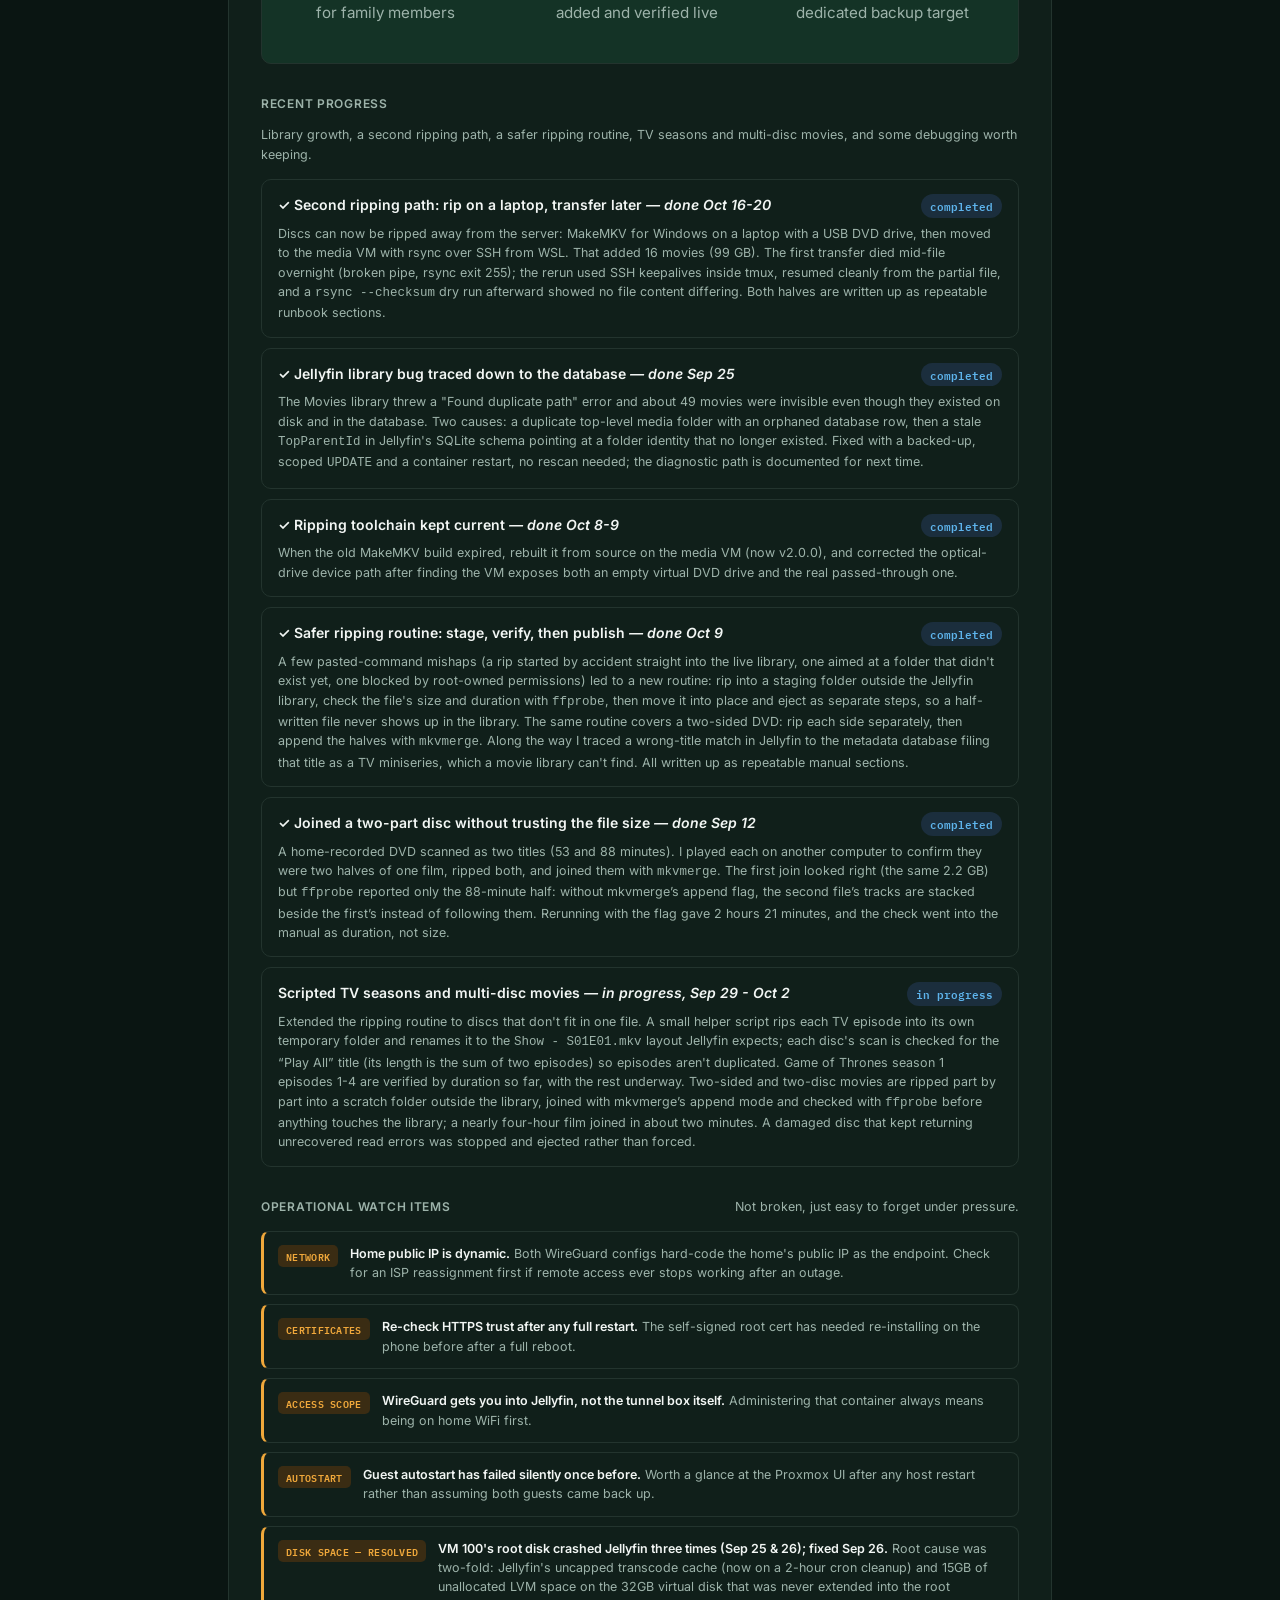
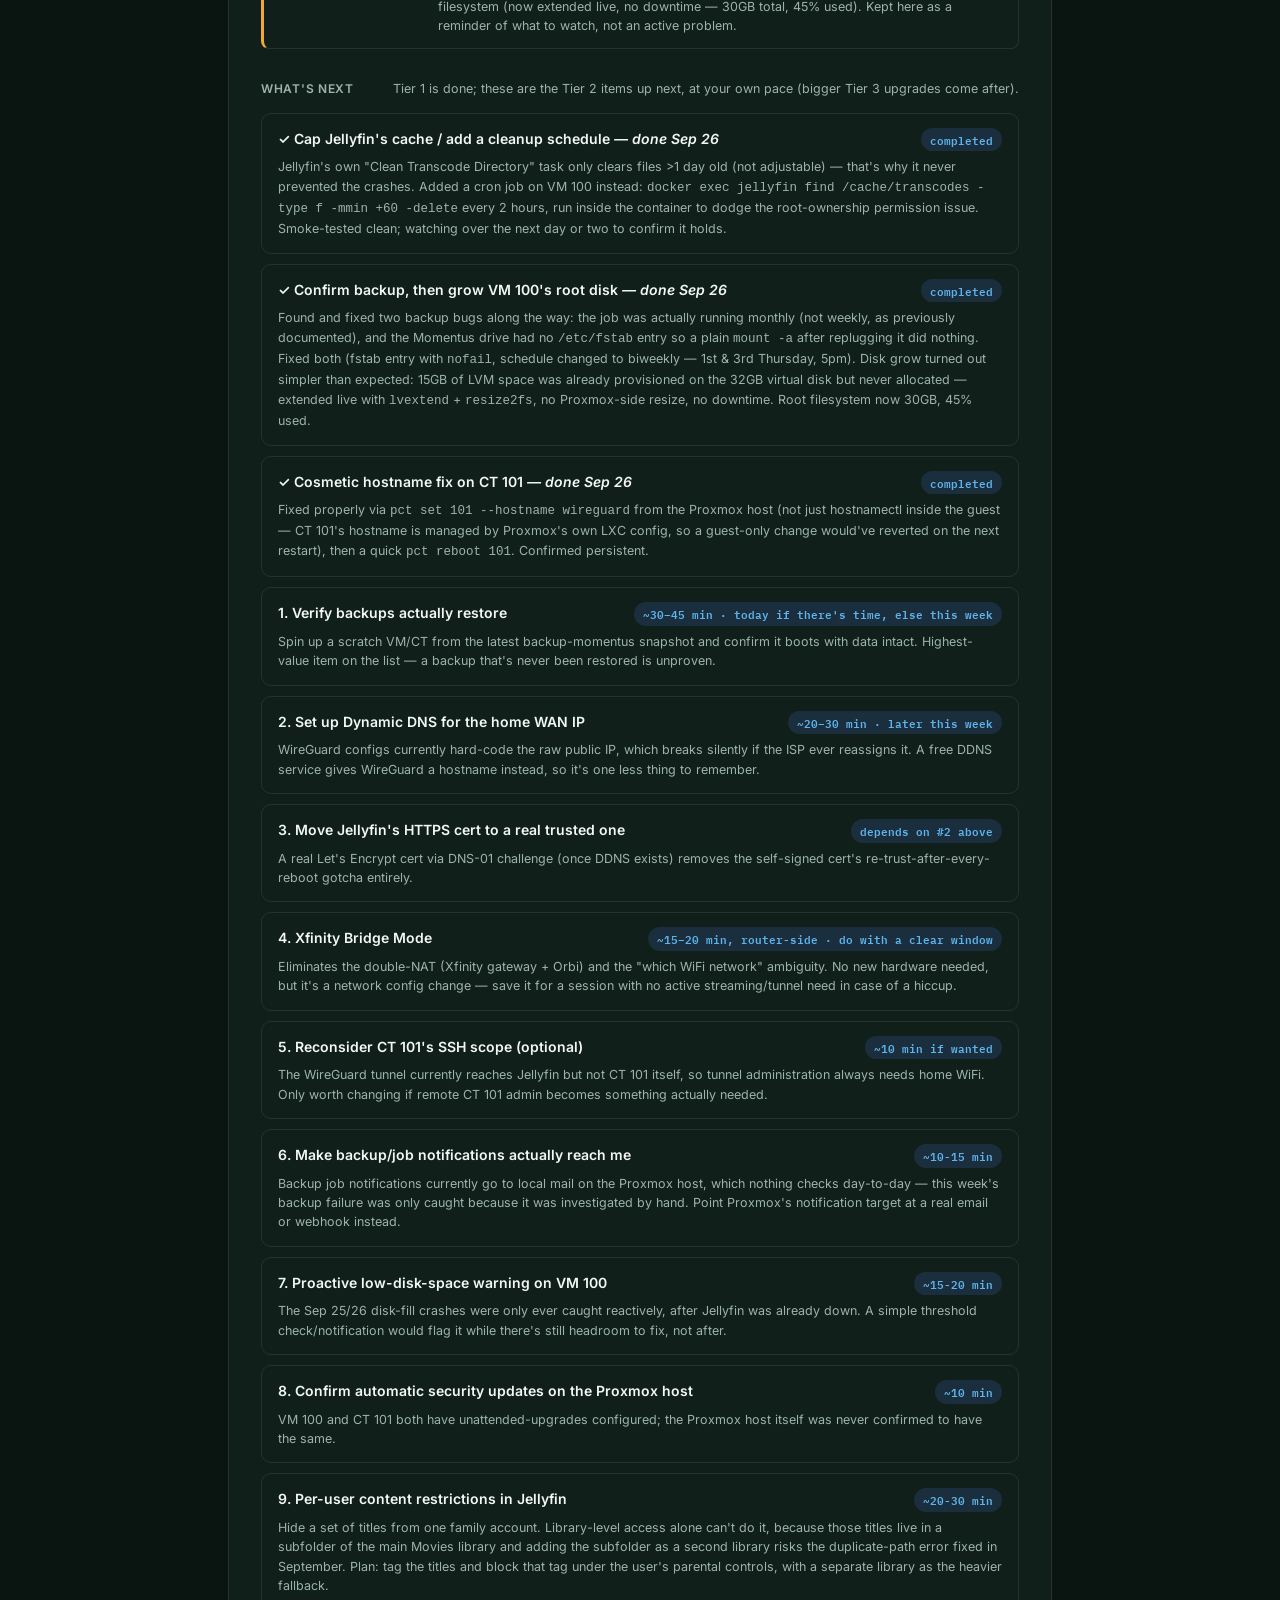
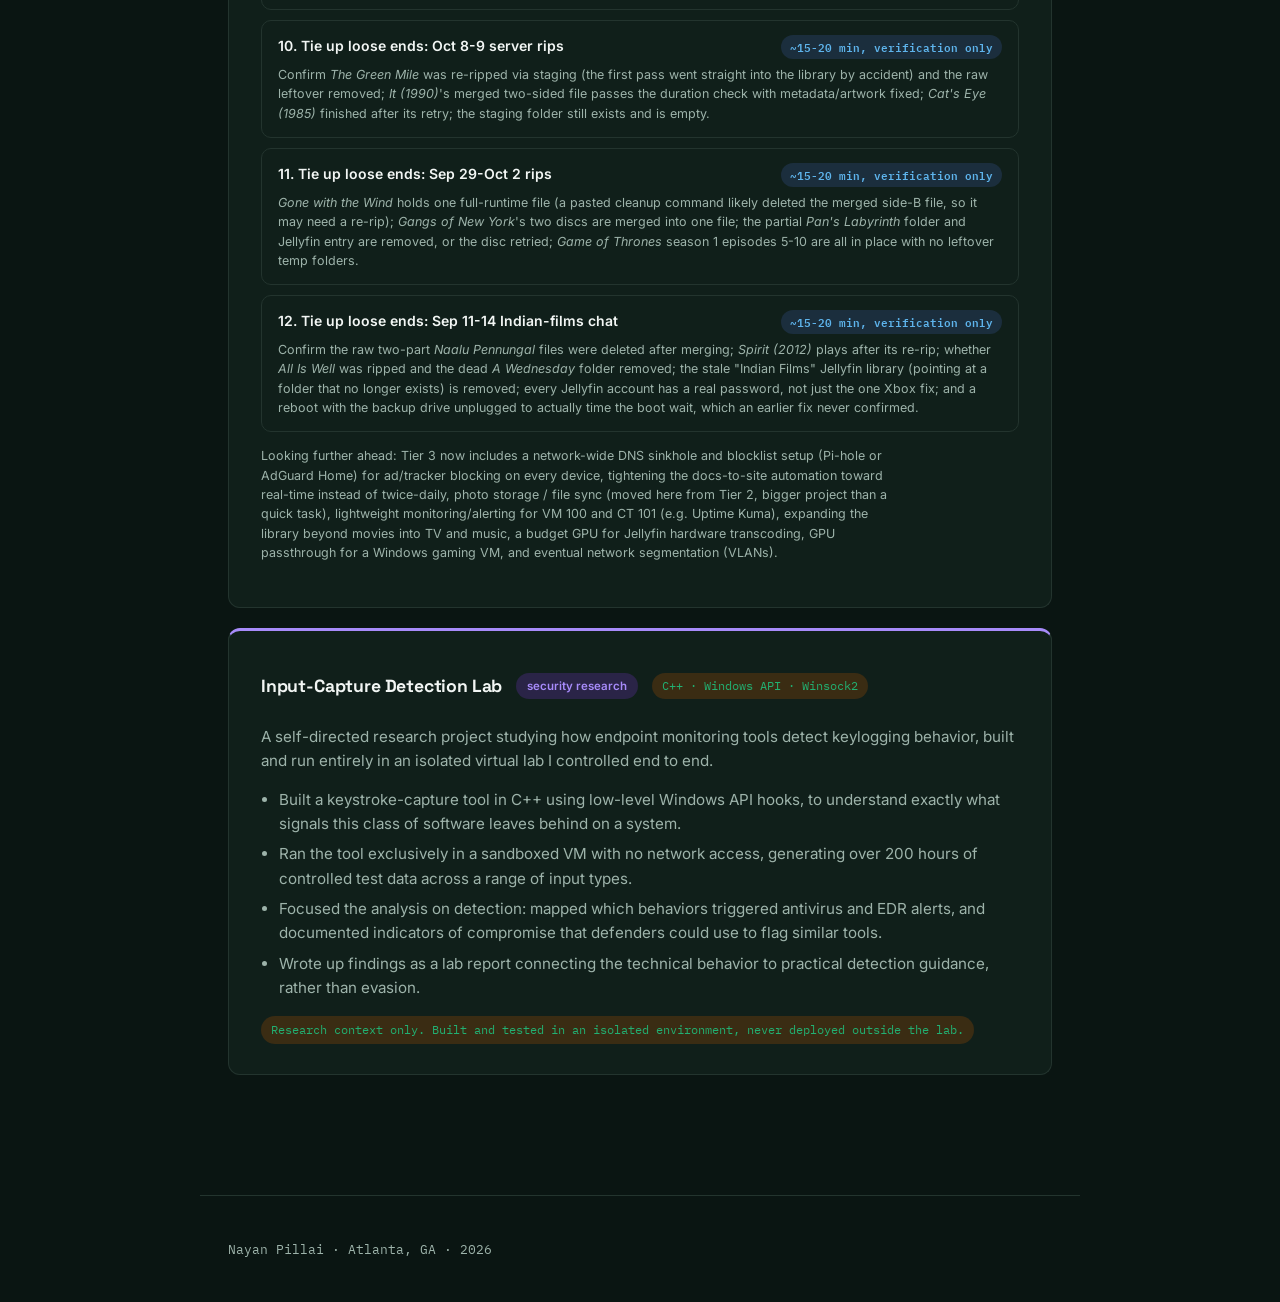
<file: projects.html>
<!DOCTYPE html>
<html lang="en">
<head>
<meta charset="UTF-8">
<meta name="viewport" content="width=device-width, initial-scale=1.0">
<title>Projects · Nayan Pillai</title>
<link rel="preconnect" href="https://fonts.googleapis.com">
<link rel="preconnect" href="https://fonts.gstatic.com" crossorigin>
<link href="https://fonts.googleapis.com/css2?family=Space+Grotesk:wght@400;500;600;700&family=Inter:wght@400;500;600&family=IBM+Plex+Mono:wght@400;500&family=Noto+Sans+Malayalam:wght@400;500&family=Noto+Sans+JP:wght@400;500&family=Noto+Sans+Arabic:wght@400;500&display=swap" rel="stylesheet">
<link rel="stylesheet" href="style.css">
<!-- Privacy-friendly analytics (GoatCounter, no cookies, GDPR-safe).
     Sign up free at https://www.goatcounter.com, then swap YOUR_CODE
     below for the subdomain code they give you. -->
<script data-goatcounter="https://lyricaldreams.goatcounter.com/count"
        async src="//gc.zgo.at/count.js"></script>
</head>
<body data-page="projects">

<div class="scanline" aria-hidden="true"></div>
<div id="site-header"></div>

<main>
  <section class="matrix-hero matrix-hero-compact">
    <canvas class="matrix-canvas"></canvas>
    <div class="matrix-hero-inner">
      <p class="eyebrow mono">Projects</p>
      <h1 class="page-title">Things I've built</h1>
      <p class="page-subtitle">Security and data work, plus a homelab build that's far enough along now to show its progress in detail below.</p>
    </div>
  </section>

  <section class="section wrap">

    <!-- ============================================
         HOMELAB (moved to top): this is the active,
         most-progressed project, shown with a live-style
         status dashboard instead of just a teaser.
         ============================================ -->
    <div class="project-card project-card-accent-sky reveal">
      <div class="project-head">
        <h3>Homelab</h3>
        <span class="tag tag-sky">in progress</span>
        <p class="log-stack mono">Proxmox · Jellyfin · WireGuard · Docker</p>
      </div>
      <p class="project-summary">
        A self-hosted media server and remote-access setup, built from a bare Proxmox
        host up: networking, a Jellyfin + Docker VM, a passed-through media disk,
        WireGuard for remote access, a full security hardening pass, and a complete
        rip of my family's DVD collection into the library, followed by a laptop-based
        ripping path with checksum-verified bulk transfer to the server.
        All seven foundational hardening items closed in September. Everything
        below is a live snapshot of where the build actually stands.
      </p>

      <!-- Favorite-movies mini carousel -->
      <div class="movie-carousel reveal">
        <div class="movie-carousel-viewport"></div>
        <div class="movie-dots"></div>
        <script type="application/json">[{"title": "Cars", "year": 2006}, {"title": "The Shawshank Redemption", "year": 1994}, {"title": "The Silence of the Lambs", "year": 1991}, {"title": "The Cider House Rules", "year": 1999}, {"title": "Manchester by the Sea", "year": 2016}, {"title": "The Departed", "year": 2006}, {"title": "As Good as It Gets", "year": 1997}, {"title": "Se7en", "year": 1995}, {"title": "One Flew Over the Cuckoo's Nest", "year": 1975}]</script>
      </div>

      <div class="homelab-dashboard">
        <div class="dashboard-meta">
          <span>Snapshot: <b>Nov 5, 2026</b></span>
          <span>Host: <b>pve</b></span>
          <span>Media: <b>VM 100 · jellyfish</b></span>
          <span>Tunnel: <b>CT 101 · wireguard</b></span>
        </div>

        <div class="dash-section" style="margin-top:0;">
          <div class="stat-grid">
            <div class="stat reveal">
              <span class="stat-label"><span class="dash-dot good"></span>Tier 1 foundation</span>
              <span class="stat-value">7<span class="of">/7</span></span>
              <span class="stat-sub">All closed Sep 11: security, backups, HTTPS, power-mgmt permissions.</span>
            </div>
            <div class="stat reveal">
              <span class="stat-label"><span class="dash-dot good"></span>Security hardening</span>
              <span class="stat-value">7<span class="of">/7</span></span>
              <span class="stat-sub">Full Part 5 pass complete across the stack.</span>
            </div>
            <div class="stat reveal">
              <span class="stat-label"><span class="dash-dot good"></span>WireGuard peers</span>
              <span class="stat-value">2<span class="of">/2</span></span>
              <span class="stat-sub">Phone + laptop, both confirmed live via handshake checks.</span>
            </div>
            <div class="stat reveal">
              <span class="stat-label"><span class="dash-dot good"></span>Movies ripped</span>
              <span class="stat-value">61</span>
              <span class="stat-sub">45 ripped on the server plus 16 added from laptop rips (Oct 18-20), all streaming in Jellyfin.</span>
            </div>
            <div class="stat reveal">
              <span class="stat-label"><span class="dash-dot good"></span>Backups</span>
              <span class="stat-value">Biweekly</span>
              <span class="stat-sub">backup-momentus target (air-gapped between runs), VM 100 + CT 101. Schedule/mount fixed Sep 26.</span>
            </div>
            <div class="stat reveal">
              <span class="stat-label"><span class="dash-dot watch"></span>Watch items</span>
              <span class="stat-value">5</span>
              <span class="stat-sub">Operational quirks worth remembering, not bugs.</span>
            </div>
          </div>
        </div>

        <div class="dash-section">
          <div class="dash-section-head">
            <p class="dash-section-title">Build sequence: Parts 1-6</p>
            <p class="dash-section-note">All 6 build phases complete.</p>
          </div>
          <div class="parts-wrap reveal">
            <div class="parts-bar">
              <div class="part-seg done">1</div>
              <div class="part-seg done">2</div>
              <div class="part-seg done">3</div>
              <div class="part-seg done">4</div>
              <div class="part-seg done">5</div>
              <div class="part-seg done">6</div>
            </div>
            <div class="parts-labels">
              <div class="part-label"><b>Proxmox</b>+ networking</div>
              <div class="part-label"><b>Jellyfin</b>+ Docker VM</div>
              <div class="part-label"><b>Media disk</b>passthrough</div>
              <div class="part-label"><b>WireGuard</b>remote access</div>
              <div class="part-label"><b>Hardening</b>+ backups</div>
              <div class="part-label"><b>Ripping</b>the library</div>
            </div>
            <div class="parts-legend">
              <span><span class="dash-swatch done"></span>Complete</span>
              <span><span class="dash-swatch wip"></span>In progress</span>
            </div>
          </div>
        </div>

        <div class="dash-section">
          <div class="done-strip reveal">
            <div class="done-strip-head"><span class="dash-checkmark">&#10003;</span>Foundation closed Sep 11. Nothing here is blocking or urgent anymore.</div>
            <p class="tier1-summary">Tier 1 was everything the rest of the build depends on: locking down access, getting backups running on a real schedule, moving Jellyfin behind actual HTTPS instead of plain HTTP, and giving every family member their own account instead of one shared login.</p>
            <ul class="tier1-grid">
              <li>Full security hardening pass, including backups</li>
              <li>Jellyfin moved behind HTTPS (Caddy reverse proxy)</li>
              <li>Personal non-admin Jellyfin account created</li>
              <li>Individual Jellyfin accounts for family members</li>
              <li>Laptop WireGuard peer added and verified live</li>
              <li>Weekly backups to a dedicated backup target</li>
            </ul>
          </div>
        </div>

        <div class="dash-section">
          <div class="dash-section-head">
            <p class="dash-section-title">Recent progress</p>
            <p class="dash-section-note">Library growth, a second ripping path, a safer ripping routine, TV seasons and multi-disc movies, and some debugging worth keeping.</p>
          </div>
          <div class="task-list">
            <div class="task task-done reveal">
              <span class="task-name">&#10003; Second ripping path: rip on a laptop, transfer later <em>&mdash; done Oct 16-20</em></span>
              <span class="task-time">completed</span>
              <p class="task-desc">Discs can now be ripped away from the server: MakeMKV for Windows on a laptop with a USB DVD drive, then moved to the media VM with rsync over SSH from WSL. That added 16 movies (99 GB). The first transfer died mid-file overnight (broken pipe, rsync exit 255); the rerun used SSH keepalives inside tmux, resumed cleanly from the partial file, and a <code>rsync --checksum</code> dry run afterward showed no file content differing. Both halves are written up as repeatable runbook sections.</p>
            </div>
            <div class="task task-done reveal">
              <span class="task-name">&#10003; Jellyfin library bug traced down to the database <em>&mdash; done Sep 25</em></span>
              <span class="task-time">completed</span>
              <p class="task-desc">The Movies library threw a "Found duplicate path" error and about 49 movies were invisible even though they existed on disk and in the database. Two causes: a duplicate top-level media folder with an orphaned database row, then a stale <code>TopParentId</code> in Jellyfin's SQLite schema pointing at a folder identity that no longer existed. Fixed with a backed-up, scoped <code>UPDATE</code> and a container restart, no rescan needed; the diagnostic path is documented for next time.</p>
            </div>
            <div class="task task-done reveal">
              <span class="task-name">&#10003; Ripping toolchain kept current <em>&mdash; done Oct 8-9</em></span>
              <span class="task-time">completed</span>
              <p class="task-desc">When the old MakeMKV build expired, rebuilt it from source on the media VM (now v2.0.0), and corrected the optical-drive device path after finding the VM exposes both an empty virtual DVD drive and the real passed-through one.</p>
            </div>
            <div class="task task-done reveal">
              <span class="task-name">&#10003; Safer ripping routine: stage, verify, then publish <em>&mdash; done Oct 9</em></span>
              <span class="task-time">completed</span>
              <p class="task-desc">A few pasted-command mishaps (a rip started by accident straight into the live library, one aimed at a folder that didn't exist yet, one blocked by root-owned permissions) led to a new routine: rip into a staging folder outside the Jellyfin library, check the file's size and duration with <code>ffprobe</code>, then move it into place and eject as separate steps, so a half-written file never shows up in the library. The same routine covers a two-sided DVD: rip each side separately, then append the halves with <code>mkvmerge</code>. Along the way I traced a wrong-title match in Jellyfin to the metadata database filing that title as a TV miniseries, which a movie library can't find. All written up as repeatable manual sections.</p>
            </div>
            <div class="task task-done reveal">
              <span class="task-name">&#10003; Joined a two-part disc without trusting the file size <em>&mdash; done Sep 12</em></span>
              <span class="task-time">completed</span>
              <p class="task-desc">A home-recorded DVD scanned as two titles (53 and 88 minutes). I played each on another computer to confirm they were two halves of one film, ripped both, and joined them with <code>mkvmerge</code>. The first join looked right (the same 2.2 GB) but <code>ffprobe</code> reported only the 88-minute half: without mkvmerge&rsquo;s append flag, the second file&rsquo;s tracks are stacked beside the first&rsquo;s instead of following them. Rerunning with the flag gave 2 hours 21 minutes, and the check went into the manual as duration, not size.</p>
            </div>
            <div class="task reveal">
              <span class="task-name">Scripted TV seasons and multi-disc movies <em>&mdash; in progress, Sep 29 - Oct 2</em></span>
              <span class="task-time">in progress</span>
              <p class="task-desc">Extended the ripping routine to discs that don't fit in one file. A small helper script rips each TV episode into its own temporary folder and renames it to the <code>Show - S01E01.mkv</code> layout Jellyfin expects; each disc's scan is checked for the &ldquo;Play All&rdquo; title (its length is the sum of two episodes) so episodes aren't duplicated. Game of Thrones season 1 episodes 1-4 are verified by duration so far, with the rest underway. Two-sided and two-disc movies are ripped part by part into a scratch folder outside the library, joined with mkvmerge&rsquo;s append mode and checked with <code>ffprobe</code> before anything touches the library; a nearly four-hour film joined in about two minutes. A damaged disc that kept returning unrecovered read errors was stopped and ejected rather than forced.</p>
            </div>
          </div>
        </div>

        <div class="dash-section">
          <div class="dash-section-head">
            <p class="dash-section-title">Operational watch items</p>
            <p class="dash-section-note">Not broken, just easy to forget under pressure.</p>
          </div>
          <div class="flag-list">
            <div class="flag reveal">
              <span class="flag-chip">Network</span>
              <div class="flag-body"><strong class="title">Home public IP is dynamic.</strong> Both WireGuard configs hard-code the home's public IP as the endpoint. Check for an ISP reassignment first if remote access ever stops working after an outage.</div>
            </div>
            <div class="flag reveal">
              <span class="flag-chip">Certificates</span>
              <div class="flag-body"><strong class="title">Re-check HTTPS trust after any full restart.</strong> The self-signed root cert has needed re-installing on the phone before after a full reboot.</div>
            </div>
            <div class="flag reveal">
              <span class="flag-chip">Access scope</span>
              <div class="flag-body"><strong class="title">WireGuard gets you into Jellyfin, not the tunnel box itself.</strong> Administering that container always means being on home WiFi first.</div>
            </div>
            <div class="flag reveal">
              <span class="flag-chip">Autostart</span>
              <div class="flag-body"><strong class="title">Guest autostart has failed silently once before.</strong> Worth a glance at the Proxmox UI after any host restart rather than assuming both guests came back up.</div>
            </div>
            <div class="flag reveal">
              <span class="flag-chip">Disk space &mdash; resolved</span>
              <div class="flag-body"><strong class="title">VM 100's root disk crashed Jellyfin three times (Sep 25 &amp; 26); fixed Sep 26.</strong> Root cause was two-fold: Jellyfin's uncapped transcode cache (now on a 2-hour cron cleanup) and 15GB of unallocated LVM space on the 32GB virtual disk that was never extended into the root filesystem (now extended live, no downtime &mdash; 30GB total, 45% used). Kept here as a reminder of what to watch, not an active problem.</div>
            </div>
          </div>
        </div>

        <div class="dash-section">
          <div class="dash-section-head">
            <p class="dash-section-title">What's next</p>
            <p class="dash-section-note">Tier 1 is done; these are the Tier 2 items up next, at your own pace (bigger Tier 3 upgrades come after).</p>
          </div>
          <div class="task-list">
            <div class="task task-done reveal">
              <span class="task-name">&#10003; Cap Jellyfin's cache / add a cleanup schedule <em>&mdash; done Sep 26</em></span>
              <span class="task-time">completed</span>
              <p class="task-desc">Jellyfin's own "Clean Transcode Directory" task only clears files &gt;1 day old (not adjustable) &mdash; that's why it never prevented the crashes. Added a cron job on VM 100 instead: <code>docker exec jellyfin find /cache/transcodes -type f -mmin +60 -delete</code> every 2 hours, run inside the container to dodge the root-ownership permission issue. Smoke-tested clean; watching over the next day or two to confirm it holds.</p>
            </div>
            <div class="task task-done reveal">
              <span class="task-name">&#10003; Confirm backup, then grow VM 100's root disk <em>&mdash; done Sep 26</em></span>
              <span class="task-time">completed</span>
              <p class="task-desc">Found and fixed two backup bugs along the way: the job was actually running monthly (not weekly, as previously documented), and the Momentus drive had no <code>/etc/fstab</code> entry so a plain <code>mount -a</code> after replugging it did nothing. Fixed both (fstab entry with <code>nofail</code>, schedule changed to biweekly &mdash; 1st &amp; 3rd Thursday, 5pm). Disk grow turned out simpler than expected: 15GB of LVM space was already provisioned on the 32GB virtual disk but never allocated &mdash; extended live with <code>lvextend</code> + <code>resize2fs</code>, no Proxmox-side resize, no downtime. Root filesystem now 30GB, 45% used.</p>
            </div>
            <div class="task task-done reveal">
              <span class="task-name">&#10003; Cosmetic hostname fix on CT 101 <em>&mdash; done Sep 26</em></span>
              <span class="task-time">completed</span>
              <p class="task-desc">Fixed properly via <code>pct set 101 --hostname wireguard</code> from the Proxmox host (not just hostnamectl inside the guest &mdash; CT 101's hostname is managed by Proxmox's own LXC config, so a guest-only change would've reverted on the next restart), then a quick <code>pct reboot 101</code>. Confirmed persistent.</p>
            </div>
            <div class="task reveal">
              <span class="task-name">1. Verify backups actually restore</span>
              <span class="task-time">~30–45 min &middot; today if there's time, else this week</span>
              <p class="task-desc">Spin up a scratch VM/CT from the latest backup-momentus snapshot and confirm it boots with data intact. Highest-value item on the list &mdash; a backup that's never been restored is unproven.</p>
            </div>
            <div class="task reveal">
              <span class="task-name">2. Set up Dynamic DNS for the home WAN IP</span>
              <span class="task-time">~20–30 min &middot; later this week</span>
              <p class="task-desc">WireGuard configs currently hard-code the raw public IP, which breaks silently if the ISP ever reassigns it. A free DDNS service gives WireGuard a hostname instead, so it's one less thing to remember.</p>
            </div>
            <div class="task reveal">
              <span class="task-name">3. Move Jellyfin's HTTPS cert to a real trusted one</span>
              <span class="task-time">depends on #2 above</span>
              <p class="task-desc">A real Let's Encrypt cert via DNS-01 challenge (once DDNS exists) removes the self-signed cert's re-trust-after-every-reboot gotcha entirely.</p>
            </div>
            <div class="task reveal">
              <span class="task-name">4. Xfinity Bridge Mode</span>
              <span class="task-time">~15–20 min, router-side &middot; do with a clear window</span>
              <p class="task-desc">Eliminates the double-NAT (Xfinity gateway + Orbi) and the "which WiFi network" ambiguity. No new hardware needed, but it's a network config change &mdash; save it for a session with no active streaming/tunnel need in case of a hiccup.</p>
            </div>
            <div class="task reveal">
              <span class="task-name">5. Reconsider CT 101's SSH scope (optional)</span>
              <span class="task-time">~10 min if wanted</span>
              <p class="task-desc">The WireGuard tunnel currently reaches Jellyfin but not CT 101 itself, so tunnel administration always needs home WiFi. Only worth changing if remote CT 101 admin becomes something actually needed.</p>
            </div>
            <div class="task reveal">
              <span class="task-name">6. Make backup/job notifications actually reach me</span>
              <span class="task-time">~10-15 min</span>
              <p class="task-desc">Backup job notifications currently go to local mail on the Proxmox host, which nothing checks day-to-day &mdash; this week's backup failure was only caught because it was investigated by hand. Point Proxmox's notification target at a real email or webhook instead.</p>
            </div>
            <div class="task reveal">
              <span class="task-name">7. Proactive low-disk-space warning on VM 100</span>
              <span class="task-time">~15-20 min</span>
              <p class="task-desc">The Sep 25/26 disk-fill crashes were only ever caught reactively, after Jellyfin was already down. A simple threshold check/notification would flag it while there's still headroom to fix, not after.</p>
            </div>
            <div class="task reveal">
              <span class="task-name">8. Confirm automatic security updates on the Proxmox host</span>
              <span class="task-time">~10 min</span>
              <p class="task-desc">VM 100 and CT 101 both have unattended-upgrades configured; the Proxmox host itself was never confirmed to have the same.</p>
            </div>
            <div class="task reveal">
              <span class="task-name">9. Per-user content restrictions in Jellyfin</span>
              <span class="task-time">~20-30 min</span>
              <p class="task-desc">Hide a set of titles from one family account. Library-level access alone can't do it, because those titles live in a subfolder of the main Movies library and adding the subfolder as a second library risks the duplicate-path error fixed in September. Plan: tag the titles and block that tag under the user's parental controls, with a separate library as the heavier fallback.</p>
            </div>
            <div class="task reveal">
              <span class="task-name">10. Tie up loose ends: Oct 8-9 server rips</span>
              <span class="task-time">~15-20 min, verification only</span>
              <p class="task-desc">Confirm <em>The Green Mile</em> was re-ripped via staging (the first pass went straight into the library by accident) and the raw leftover removed; <em>It (1990)</em>'s merged two-sided file passes the duration check with metadata/artwork fixed; <em>Cat's Eye (1985)</em> finished after its retry; the staging folder still exists and is empty.</p>
            </div>
            <div class="task reveal">
              <span class="task-name">11. Tie up loose ends: Sep 29-Oct 2 rips</span>
              <span class="task-time">~15-20 min, verification only</span>
              <p class="task-desc"><em>Gone with the Wind</em> holds one full-runtime file (a pasted cleanup command likely deleted the merged side-B file, so it may need a re-rip); <em>Gangs of New York</em>'s two discs are merged into one file; the partial <em>Pan's Labyrinth</em> folder and Jellyfin entry are removed, or the disc retried; <em>Game of Thrones</em> season 1 episodes 5-10 are all in place with no leftover temp folders.</p>
            </div>
            <div class="task reveal">
              <span class="task-name">12. Tie up loose ends: Sep 11-14 Indian-films chat</span>
              <span class="task-time">~15-20 min, verification only</span>
              <p class="task-desc">Confirm the raw two-part <em>Naalu Pennungal</em> files were deleted after merging; <em>Spirit (2012)</em> plays after its re-rip; whether <em>All Is Well</em> was ripped and the dead <em>A Wednesday</em> folder removed; the stale "Indian Films" Jellyfin library (pointing at a folder that no longer exists) is removed; every Jellyfin account has a real password, not just the one Xbox fix; and a reboot with the backup drive unplugged to actually time the boot wait, which an earlier fix never confirmed.</p>
            </div>
          </div>
          <p class="tier1-summary" style="margin-top:14px;">Looking further ahead: Tier 3 now includes a network-wide DNS sinkhole and blocklist setup (Pi-hole or AdGuard Home) for ad/tracker blocking on every device, tightening the docs-to-site automation toward real-time instead of twice-daily, photo storage / file sync (moved here from Tier 2, bigger project than a quick task), lightweight monitoring/alerting for VM 100 and CT 101 (e.g. Uptime Kuma), expanding the library beyond movies into TV and music, a budget GPU for Jellyfin hardware transcoding, GPU passthrough for a Windows gaming VM, and eventual network segmentation (VLANs).</p>
        </div>
      </div>
    </div>

    <!-- ============================================
         INPUT-CAPTURE DETECTION LAB (moved to bottom)
         ============================================ -->
    <div class="project-card project-card-accent-violet reveal">
      <div class="project-head">
        <h3>Input-Capture Detection Lab</h3>
        <span class="tag tag-violet">security research</span>
        <p class="log-stack mono">C++ · Windows API · Winsock2</p>
      </div>
      <p class="project-summary">
        A self-directed research project studying how endpoint monitoring tools detect keylogging
        behavior, built and run entirely in an isolated virtual lab I controlled end to end.
      </p>
      <ul>
        <li>Built a keystroke-capture tool in C++ using low-level Windows API hooks, to understand exactly what signals this class of software leaves behind on a system.</li>
        <li>Ran the tool exclusively in a sandboxed VM with no network access, generating over 200 hours of controlled test data across a range of input types.</li>
        <li>Focused the analysis on detection: mapped which behaviors triggered antivirus and EDR alerts, and documented indicators of compromise that defenders could use to flag similar tools.</li>
        <li>Wrote up findings as a lab report connecting the technical behavior to practical detection guidance, rather than evasion.</li>
      </ul>
      <p class="project-caveat mono">Research context only. Built and tested in an isolated environment, never deployed outside the lab.</p>
    </div>

  </section>
</main>

<div id="site-footer"></div>
<script src="js/site.js"></script>
<script src="js/matrix.js"></script>
<script src="js/movie-carousel.js"></script>
</body>
</html>
</file>
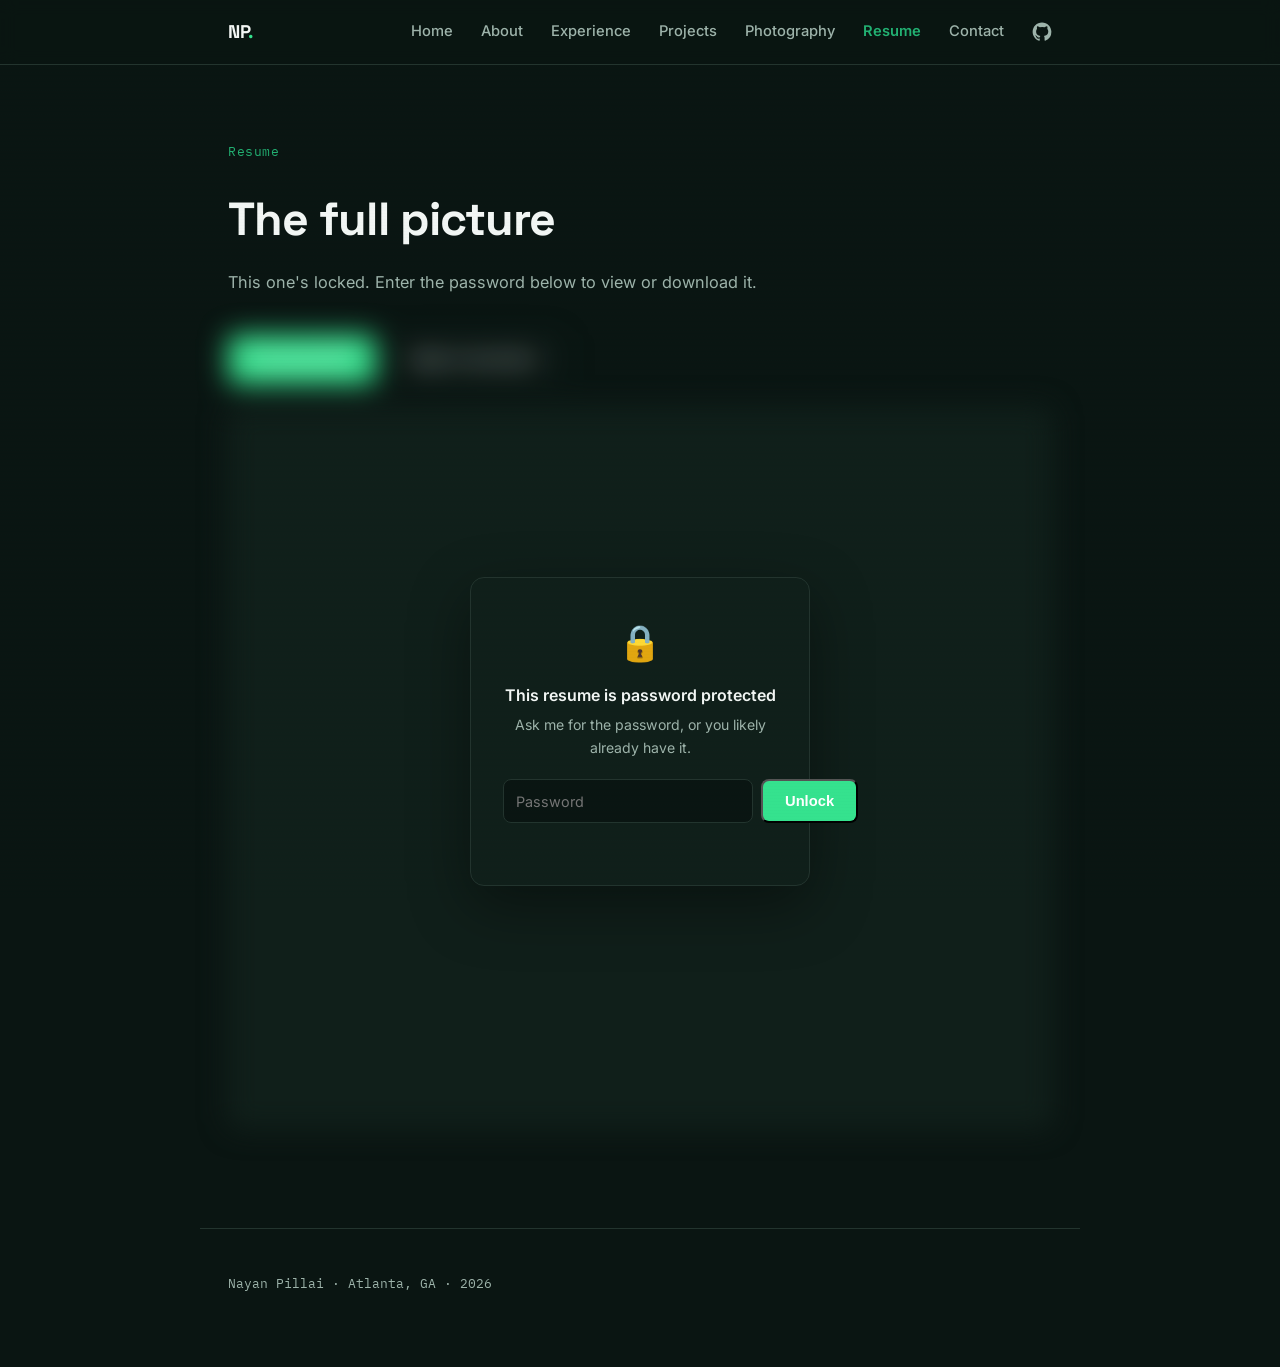
<file: resume.html>
<!DOCTYPE html>
<html lang="en">
<head>
<meta charset="UTF-8">
<meta name="viewport" content="width=device-width, initial-scale=1.0">
<title>Resume · Nayan Pillai</title>
<link rel="preconnect" href="https://fonts.googleapis.com">
<link rel="preconnect" href="https://fonts.gstatic.com" crossorigin>
<link href="https://fonts.googleapis.com/css2?family=Space+Grotesk:wght@400;500;600;700&family=Inter:wght@400;500;600&family=IBM+Plex+Mono:wght@400;500&display=swap" rel="stylesheet">
<link rel="stylesheet" href="style.css">
<!-- Privacy-friendly analytics (GoatCounter, no cookies, GDPR-safe).
     Sign up free at https://www.goatcounter.com, then swap YOUR_CODE
     below for the subdomain code they give you. -->
<script data-goatcounter="https://lyricaldreams.goatcounter.com/count"
        async src="//gc.zgo.at/count.js"></script>
</head>
<body data-page="resume">

<div class="scanline" aria-hidden="true"></div>
<div id="site-header"></div>

<main>
  <section class="page-hero wrap">
    <p class="eyebrow mono">Resume</p>
    <h1 class="page-title">The full picture</h1>
    <p class="page-subtitle">This one's locked. Enter the password below to view or download it.</p>
  </section>

  <section class="section wrap">
    <div class="resume-gated" id="resumeGated">

      <div class="resume-lock-overlay" id="resumeLockOverlay">
        <div class="resume-lock-box">
          <span class="resume-lock-icon" aria-hidden="true">🔒</span>
          <p class="resume-lock-title">This resume is password protected</p>
          <p class="resume-lock-sub">Ask me for the password, or you likely already have it.</p>
          <form id="resumeLockForm" class="resume-lock-form">
            <input type="password" id="resumeLockInput" placeholder="Password" autocomplete="off">
            <button type="submit" class="btn btn-primary">Unlock</button>
          </form>
          <p class="resume-lock-error mono" id="resumeLockError"></p>
        </div>
      </div>

      <div class="resume-lock-content" id="resumeLockContent">
        <div class="hero-links" style="margin: 0 0 24px;">
          <a href="assets/Nayan_Pillai_Resume.pdf" download class="btn btn-primary">Download PDF</a>
          <a href="assets/Nayan_Pillai_Resume.pdf" target="_blank" rel="noopener" class="btn btn-ghost">Open in new tab ↗</a>
        </div>
        <div class="resume-embed">
          <embed src="assets/Nayan_Pillai_Resume.pdf" type="application/pdf" />
          <noscript>
            <div class="resume-fallback">
              <p>Your browser can't preview PDFs inline here. Use the download link above instead.</p>
            </div>
          </noscript>
        </div>
      </div>

    </div>
  </section>
</main>

<div id="site-footer"></div>
<script src="js/site.js"></script>
<script src="js/resume-lock.js"></script>
</body>
</html>
</file>
<file: style.css>
/* ============================================
   Tokens: dark theme, site-wide
   ============================================ */
:root {
  --bg:        #0A1512;
  --surface:   #101F1A;
  --ink:       #F2F6F4;
  --ink-soft:  #9DB3AA;
  --line:      #23342E;
  --teal:      #35E28E;
  --teal-dark: #22B072;
  --amber:     #F0A83B;
  --amber-soft:#3A2C13;

  /* extended accents, used to add color across sections */
  --violet:      #A78BFA;
  --violet-soft: #2A2447;
  --coral:       #F28BA0;
  --coral-soft:  #3A2028;
  --sky:         #5EB4EC;
  --sky-soft:    #1B2E3D;
  --deep-blue:   #3B5BDB;
  --brand-red:   #E8503A;

  /* dark hero / matrix-rain panel (now same as base, kept as aliases) */
  --dark-bg:      var(--bg);
  --dark-surface: var(--surface);
  --matrix-green: #35E28E;
  --dark-ink-soft: var(--ink-soft);

  --display: 'Space Grotesk', sans-serif;
  --body:    'Inter', sans-serif;
  --mono:    'IBM Plex Mono', monospace;

  /* stronger custom easings; the built-in CSS ones read as weak/sluggish */
  --ease-out:    cubic-bezier(0.23, 1, 0.32, 1);
  --ease-in-out: cubic-bezier(0.77, 0, 0.175, 1);
}

* { box-sizing: border-box; }
html { scroll-behavior: smooth; }

body {
  margin: 0;
  background: var(--bg);
  color: var(--ink);
  font-family: var(--body);
  font-size: 16px;
  line-height: 1.6;
  -webkit-font-smoothing: antialiased;
}

.wrap {
  max-width: 880px;
  margin: 0 auto;
  padding: 0 28px;
}

.mono { font-family: var(--mono); }

a { color: inherit; text-decoration: none; }

/* subtle ambient scanline, signature texture referencing "monitoring" */
.scanline {
  position: fixed;
  inset: 0;
  pointer-events: none;
  z-index: 40;
  background: repeating-linear-gradient(
    to bottom,
    rgba(15, 110, 99, 0.012) 0px,
    rgba(15, 110, 99, 0.012) 1px,
    transparent 1px,
    transparent 3px
  );
}

@media (prefers-reduced-motion: reduce) {
  html { scroll-behavior: auto; }
}

/* ============================================
   Topbar
   ============================================ */
.topbar {
  position: sticky;
  top: 0;
  z-index: 50;
  background: rgba(10, 21, 18, 0.86);
  backdrop-filter: blur(8px);
  border-bottom: 1px solid var(--line);
}

.topbar-inner {
  position: relative;
  display: flex;
  justify-content: space-between;
  align-items: center;
  height: 64px;
}

.brand {
  font-family: var(--display);
  font-weight: 700;
  font-size: 1.15rem;
  letter-spacing: -0.02em;
}

.brand-dot { color: var(--teal); }

.nav { display: flex; align-items: center; gap: 28px; }

.nav a {
  font-size: 0.92rem;
  font-weight: 500;
  color: var(--ink-soft);
  transition: color 0.15s ease;
}

.nav a:hover, .nav a:focus-visible { color: var(--teal-dark); }

.nav a.nav-active { color: var(--teal-dark); font-weight: 600; }

.nav-github {
  display: flex;
  align-items: center;
  color: var(--ink-soft);
}
.nav-github:hover { color: var(--teal-dark); }

.nav-toggle {
  display: none;
  flex-direction: column;
  gap: 4px;
  background: none;
  border: none;
  cursor: pointer;
  padding: 8px;
}
.nav-toggle span {
  width: 22px;
  height: 2px;
  background: var(--ink);
  border-radius: 2px;
}

@media (max-width: 760px) {
  .nav-toggle { display: flex; }
  .nav {
    position: absolute;
    top: 64px;
    left: 0;
    right: 0;
    background: var(--surface);
    border-bottom: 1px solid var(--line);
    flex-direction: column;
    align-items: flex-start;
    gap: 4px;
    padding: 12px 28px 20px;
    display: none;
  }
  .nav.nav-open { display: flex; }
  .nav a { padding: 10px 0; width: 100%; }
}

/* ============================================
   Hero
   ============================================ */
.hero {
  padding: 88px 28px 56px;
}

.status-line {
  display: inline-flex;
  align-items: center;
  gap: 8px;
  padding: 6px 12px;
  background: var(--surface);
  border: 1px solid var(--line);
  border-radius: 100px;
  margin-bottom: 28px;
  font-size: 0.8rem;
  color: var(--ink-soft);
}

.status-dot {
  width: 7px;
  height: 7px;
  border-radius: 50%;
  background: var(--teal);
  box-shadow: 0 0 0 3px rgba(15, 110, 99, 0.15);
  animation: pulse 2.4s ease-in-out infinite;
}

@keyframes pulse {
  0%, 100% { opacity: 1; }
  50% { opacity: 0.4; }
}

@media (prefers-reduced-motion: reduce) {
  .status-dot { animation: none; }
}

.hero-name {
  font-family: var(--display);
  font-weight: 700;
  font-size: clamp(2.6rem, 6vw, 4.2rem);
  line-height: 1.02;
  letter-spacing: -0.03em;
  margin: 0 0 12px;
}

.hero-role {
  font-family: var(--display);
  font-weight: 500;
  font-size: 1.15rem;
  color: var(--teal-dark);
  margin: 0 0 22px;
}

.hero-desc {
  max-width: 560px;
  color: var(--ink-soft);
  font-size: 1.02rem;
  margin: 0 0 32px;
}

.hero-links { display: flex; gap: 12px; flex-wrap: wrap; }

.btn {
  display: inline-flex;
  align-items: center;
  padding: 12px 22px;
  border-radius: 8px;
  font-size: 0.92rem;
  font-weight: 600;
  transition: transform 0.15s var(--ease-out), background 0.15s var(--ease-out), border-color 0.15s var(--ease-out);
}

.btn:active { transform: scale(0.97); }

.btn-primary {
  background: var(--teal);
  color: #fff;
}

.btn-primary:hover { background: var(--teal-dark); transform: translateY(-1px); }
.btn-primary:active { transform: scale(0.97); }

.btn-ghost {
  background: transparent;
  border: 1px solid var(--line);
  color: var(--ink);
}

.btn-ghost:hover { border-color: var(--teal); color: var(--teal-dark); }

/* ============================================
   Metrics strip
   ============================================ */
.metrics-section {
  margin-bottom: 100px;
}

.metrics-kicker {
  font-size: 0.78rem;
  color: var(--ink-soft);
  margin: 0 0 14px;
}

/* ============================================
   Explore timeline (Home page sneak-peek nav)
   ============================================ */
.explore-band {
  background: #05070C;
  border-bottom: 1px solid var(--line);
  padding: 40px 0 96px;
  margin-bottom: 100px;
}

.explore-timeline {
  position: relative;
  display: flex;
  flex-direction: column;
  gap: 18px;
  padding: 8px 0 8px 6px;
}

.explore-timeline::before {
  content: "";
  position: absolute;
  left: 6px;
  top: 0;
  bottom: 0;
  width: 3px;
  border-radius: 2px;
  background: linear-gradient(180deg, var(--teal), var(--violet), var(--coral), var(--sky), var(--amber), var(--teal));
  opacity: 0.6;
}

.explore-stop {
  position: relative;
  display: flex;
  align-items: center;
  gap: 18px;
  width: 60%;
  max-width: 460px;
  padding: 16px 18px;
  border-radius: 12px;
  border: 1px solid transparent;
  opacity: 0;
  transform: translateY(18px);
  transition: opacity 0.5s ease, transform 0.5s ease, border-color 0.15s ease, background 0.15s ease;
}

/* connector: a horizontal line from the left rail out to each stop */
.explore-stop::before {
  content: "";
  position: absolute;
  top: 50%;
  right: 100%;
  height: 3px;
  background: var(--stop-color, var(--teal));
  opacity: 0.6;
}

/* staircase: each stop steps further right than the one before it,
   with a connector line reaching back to the rail at each step */
.explore-stop:nth-child(1) { margin-left: 0px; --stop-color: var(--teal); }
.explore-stop:nth-child(1)::before { width: 0px; }
.explore-stop:nth-child(2) { margin-left: 64px; --stop-color: var(--violet); }
.explore-stop:nth-child(2)::before { width: 64px; }
.explore-stop:nth-child(3) { margin-left: 128px; --stop-color: var(--coral); }
.explore-stop:nth-child(3)::before { width: 128px; }
.explore-stop:nth-child(4) { margin-left: 192px; --stop-color: var(--sky); }
.explore-stop:nth-child(4)::before { width: 192px; }
.explore-stop:nth-child(5) { margin-left: 256px; --stop-color: var(--amber); }
.explore-stop:nth-child(5)::before { width: 256px; }
.explore-stop:nth-child(6) { margin-left: 320px; --stop-color: var(--teal); }
.explore-stop:nth-child(6)::before { width: 320px; }

.explore-stop.explore-visible { opacity: 1; transform: translateY(0); }

.explore-stop:hover {
  border-color: var(--line);
  background: rgba(255,255,255,0.03);
}

.explore-icon {
  flex-shrink: 0;
  width: 48px;
  height: 48px;
  border-radius: 10px;
  background: var(--surface);
  border: 1px solid var(--line);
  display: flex;
  align-items: center;
  justify-content: center;
  color: var(--ink-soft);
}
.explore-stop:hover .explore-icon { color: var(--teal); border-color: var(--teal); }

.explore-icon-emoji { font-size: 1.5rem; }

.explore-title { display: block; font-family: var(--display); font-weight: 600; font-size: 1.05rem; }
.explore-sub { display: block; font-size: 0.85rem; color: var(--ink-soft); margin-top: 2px; }

@media (prefers-reduced-motion: reduce) {
  .explore-stop { opacity: 1; transform: none; transition: none; }
}

@media (max-width: 640px) {
  .explore-stop,
  .explore-stop:nth-child(2),
  .explore-stop:nth-child(3),
  .explore-stop:nth-child(4),
  .explore-stop:nth-child(5),
  .explore-stop:nth-child(6) {
    width: 100%;
    max-width: none;
    margin-left: 0;
    padding-left: 44px;
  }
  .explore-stop::before { display: none; }
  .explore-icon { width: 40px; height: 40px; }
}

.metrics {
  display: grid;
  grid-template-columns: repeat(3, 1fr);
  gap: 1px;
  background: var(--line);
  border: 1px solid var(--line);
  border-radius: 12px;
  overflow: hidden;
}

.metric {
  background: var(--surface);
  padding: 26px 22px;
  display: flex;
  flex-direction: column;
  gap: 8px;
  position: relative;
  border-left: 3px solid transparent;
  transition: border-color 0.2s ease, background 0.2s ease;
}

.metric:nth-child(odd) { border-left-color: var(--teal); }
.metric:nth-child(even) { border-left-color: var(--amber); }

.metric:hover {
  background: #FBFDFC;
}

.metric-num {
  font-size: 1.9rem;
  font-weight: 500;
  color: var(--teal-dark);
  letter-spacing: -0.02em;
}

.metric-label {
  font-size: 0.83rem;
  color: var(--ink-soft);
  line-height: 1.4;
}

@media (max-width: 720px) {
  .metrics { grid-template-columns: repeat(2, 1fr); }
}

@media (max-width: 480px) {
  .metrics { grid-template-columns: 1fr; }
}

/* ============================================
   Section shared
   ============================================ */
.section { padding: 0 28px 100px; }

.eyebrow {
  font-size: 0.8rem;
  color: var(--teal-dark);
  letter-spacing: 0.04em;
  margin-bottom: 20px;
}

.eyebrow::before { content: ""; }

h2, h3 { font-family: var(--display); letter-spacing: -0.01em; }

/* ============================================
   About
   ============================================ */
.about-grid {
  display: flex;
  flex-direction: column;
  gap: 20px;
}

.about-text { color: var(--ink-soft); font-size: 1.02rem; }

.about-card {
  background: linear-gradient(135deg, color-mix(in srgb, var(--teal) 10%, var(--surface)), var(--surface));
  border: 1px solid var(--line);
  border-left: 4px solid var(--teal);
  border-radius: 10px;
  padding: 26px 28px;
  display: flex;
  align-items: center;
  gap: 20px;
  flex-wrap: wrap;
  box-shadow: 0 8px 24px rgba(0,0,0,0.18);
}

.about-card-icon { font-size: 1.8rem; flex-shrink: 0; }

.about-card-title { font-size: 0.72rem; letter-spacing: 0.06em; text-transform: uppercase; color: var(--teal); margin: 0 0 6px; }
.about-card-main { font-family: var(--display); font-weight: 600; font-size: 1.15rem; margin: 0; }
.about-card-sub { color: var(--ink-soft); font-size: 0.92rem; margin: 4px 0 0; }
.about-card-concentration { color: var(--ink-soft); font-size: 0.88em; opacity: 0.85; }
.about-card-date { font-size: 0.78rem; color: var(--ink-soft); margin-left: auto; }

/* ============================================
   Experience: log entries
   ============================================ */
.log-entry {
  display: grid;
  grid-template-columns: 150px 1fr;
  gap: 24px;
  padding: 26px 0;
  border-top: 1px solid var(--line);
}

.log-entry:last-child { border-bottom: 1px solid var(--line); }

.log-date {
  font-size: 0.8rem;
  color: var(--ink-soft);
  padding-top: 4px;
}

.log-body h3 {
  font-size: 1.08rem;
  font-weight: 600;
  margin: 0 0 6px;
}

.log-org { font-weight: 400; color: var(--ink-soft); }

.log-stack {
  font-size: 0.78rem;
  color: var(--teal-dark);
  background: var(--amber-soft);
  display: inline-block;
  padding: 3px 10px;
  border-radius: 100px;
  margin-bottom: 12px;
}

.log-body ul { margin: 0; padding-left: 18px; color: var(--ink-soft); }
.log-body li { margin-bottom: 6px; font-size: 0.95rem; }

@media (max-width: 640px) {
  .log-entry { grid-template-columns: 1fr; gap: 8px; }
}

/* ============================================
   Section note (used under Experience eyebrow)
   ============================================ */
.section-note {
  color: var(--ink-soft);
  font-size: 0.9rem;
  font-style: italic;
  margin: -8px 0 24px;
}

/* ============================================
   Projects
   ============================================ */
.project-card {
  background: var(--surface);
  border: 1px solid var(--line);
  border-top: 3px solid var(--line);
  border-radius: 12px;
  padding: 30px 32px;
  margin-bottom: 20px;
}

.project-card-accent-violet { border-top-color: var(--violet); }
.project-card-accent-sky { border-top-color: var(--sky); }
.project-card-accent-coral { border-top-color: var(--coral); }

.project-card-teaser { background: var(--surface); }

.project-head {
  display: flex;
  align-items: center;
  gap: 14px;
  flex-wrap: wrap;
  margin-bottom: 14px;
}

.project-head h3 { margin: 0; font-size: 1.1rem; }

/* small colored status chips, reused on Projects and Contact */
.tag {
  font-size: 0.72rem;
  font-weight: 600;
  padding: 4px 11px;
  border-radius: 100px;
  white-space: nowrap;
}
.tag-violet { background: var(--violet-soft); color: var(--violet); }
.tag-sky    { background: var(--sky-soft);    color: var(--sky); }
.tag-coral  { background: var(--coral-soft);  color: var(--coral); }
.tag-amber  { background: var(--amber-soft);  color: var(--amber); }
.tag-teal   { background: color-mix(in srgb, var(--teal) 16%, black); color: var(--teal); }

.project-summary {
  color: var(--ink-soft);
  font-size: 0.95rem;
  margin: 0 0 14px;
}

.project-card ul {
  margin: 0 0 16px;
  padding-left: 18px;
  color: var(--ink-soft);
}

.project-card li { margin-bottom: 6px; font-size: 0.95rem; }

.project-caveat {
  font-size: 0.76rem;
  color: var(--teal-dark);
  background: var(--amber-soft);
  display: inline-block;
  padding: 4px 10px;
  border-radius: 100px;
  margin: 0;
}

.project-placeholder {
  border: 1px dashed var(--line);
  border-radius: 12px;
  padding: 30px;
  color: var(--ink-soft);
  font-size: 0.92rem;
  background: transparent;
}

/* ============================================
   Skills
   ============================================ */
.skills-grid {
  display: grid;
  grid-template-columns: repeat(2, 1fr);
  gap: 24px 40px;
}

.skill-group-title {
  font-size: 0.78rem;
  font-weight: 600;
  color: var(--accent, var(--teal));
  margin: 0 0 8px;
}

.skill-list {
  color: var(--ink-soft);
  font-size: 0.95rem;
  margin: 0;
}

@media (max-width: 640px) {
  .skills-grid { grid-template-columns: 1fr; }
}

/* ============================================
   Contact
   ============================================ */
.contact-heading {
  font-size: clamp(1.5rem, 3vw, 2.1rem);
  font-weight: 600;
  max-width: 620px;
  margin: 0 0 32px;
  line-height: 1.3;
}

/* ============================================
   Footer
   ============================================ */
.footer {
  padding: 32px 28px 60px;
  border-top: 1px solid var(--line);
  color: var(--ink-soft);
  font-size: 0.8rem;
}

/* ============================================
   Inner-page hero (About / Experience / Projects / etc.)
   ============================================ */
.page-hero {
  padding: 64px 28px 40px;
}

.page-title {
  font-family: var(--display);
  font-weight: 700;
  font-size: clamp(2rem, 4.5vw, 2.9rem);
  letter-spacing: -0.02em;
  margin: 0 0 12px;
}

.page-subtitle {
  color: var(--ink-soft);
  font-size: 1.02rem;
  max-width: 560px;
  margin: 0;
}

.contact-hero {
  display: flex;
  align-items: center;
  gap: 32px;
}
.contact-headshot {
  width: 128px;
  height: 128px;
  border-radius: 50%;
  object-fit: cover;
  border: 3px solid var(--line);
  flex-shrink: 0;
}
@media (max-width: 560px) {
  .contact-hero { flex-direction: column; align-items: flex-start; gap: 18px; }
  .contact-headshot { width: 96px; height: 96px; }
}

/* ============================================
   Certifications / badges
   ============================================ */
.cert-row {
  display: flex;
  flex-wrap: wrap;
  gap: 24px;
  align-items: flex-start;
  margin-top: 8px;
}

.cert-card {
  background: var(--surface);
  border: 1px solid var(--line);
  border-radius: 12px;
  padding: 20px;
  display: flex;
  flex-direction: column;
  align-items: center;
  gap: 10px;
  min-width: 180px;
}

.cert-card-label {
  font-size: 0.8rem;
  color: var(--ink-soft);
  text-align: center;
}

/* ============================================
   Resume page
   ============================================ */
.resume-embed {
  border: 1px solid var(--line);
  border-radius: 12px;
  overflow: hidden;
  background: var(--surface);
  height: 80vh;
  min-height: 500px;
}

.resume-embed embed { width: 100%; height: 100%; }

.resume-fallback {
  padding: 40px;
  text-align: center;
  color: var(--ink-soft);
}

/* ============================================
   Resume password lock
   ============================================ */
.resume-gated { position: relative; min-height: 500px; }

.resume-lock-content {
  filter: blur(14px);
  pointer-events: none;
  user-select: none;
}
.resume-gated.resume-unlocked .resume-lock-content {
  filter: none;
  pointer-events: auto;
  user-select: auto;
}

.resume-lock-overlay {
  position: absolute;
  inset: 0;
  z-index: 20;
  display: flex;
  align-items: center;
  justify-content: center;
}

.resume-lock-box {
  background: var(--surface);
  border: 1px solid var(--line);
  border-radius: 14px;
  padding: 36px 32px;
  text-align: center;
  max-width: 340px;
  box-shadow: 0 20px 60px rgba(0,0,0,0.4);
}

.resume-lock-icon { font-size: 2.2rem; display: block; margin-bottom: 12px; }
.resume-lock-title { font-weight: 600; margin: 0 0 6px; }
.resume-lock-sub { color: var(--ink-soft); font-size: 0.88rem; margin: 0 0 20px; }

.resume-lock-form {
  display: flex;
  gap: 8px;
}
.resume-lock-form input {
  flex: 1;
  padding: 10px 12px;
  border-radius: 8px;
  border: 1px solid var(--line);
  background: var(--bg);
  color: var(--ink);
  font-family: var(--body);
  font-size: 0.9rem;
}
.resume-lock-form input:focus { outline: 1px solid var(--teal); }

.resume-lock-error {
  color: var(--brand-red);
  font-size: 0.8rem;
  min-height: 1.2em;
  margin: 10px 0 0;
}

/* ============================================
   Photography carousel
   ============================================ */
.photo-category { margin-bottom: 56px; }

.sr-only {
  position: absolute;
  width: 1px; height: 1px;
  padding: 0; margin: -1px;
  overflow: hidden;
  clip: rect(0,0,0,0);
  white-space: nowrap;
  border: 0;
}

.photo-carousel {
  display: flex;
  align-items: center;
  gap: 10px;
}

.photo-carousel-viewport {
  flex: 1;
  min-width: 0;
  overflow: hidden;
  position: relative;
}

.photo-track {
  display: flex;
  gap: 20px;
  transition: transform 0.45s cubic-bezier(0.25, 0.8, 0.35, 1);
  will-change: transform;
}

.photo-item {
  flex: 0 0 78%;
  margin: 0;
  height: 440px;
  border-radius: 12px;
  overflow: hidden;
  background: var(--bg);
  border: 1px solid var(--line);
  opacity: 0.32;
  filter: blur(3px);
  transform: scale(0.94);
  transition: opacity 0.45s ease, filter 0.45s ease, transform 0.45s ease;
  cursor: pointer;
}

.photo-item.is-active {
  opacity: 1;
  filter: none;
  transform: scale(1);
  cursor: default;
}

.photo-item img {
  width: 100%;
  height: 100%;
  object-fit: contain;
  display: block;
  background: var(--bg);
}

.carousel-btn {
  flex-shrink: 0;
  width: 40px;
  height: 40px;
  border-radius: 50%;
  border: 1px solid var(--line);
  background: var(--surface);
  color: var(--ink);
  font-size: 1.4rem;
  line-height: 1;
  cursor: pointer;
  transition: border-color 0.15s ease, color 0.15s ease;
}
.carousel-btn:hover { border-color: var(--teal); color: var(--teal); }
.carousel-btn:active { transform: scale(0.93); }

.carousel-caption {
  text-align: center;
  font-size: 0.95rem;
  color: var(--ink);
  margin: 14px 0 4px;
  min-height: 1.4em;
}

.carousel-counter {
  text-align: center;
  font-size: 0.78rem;
  color: var(--ink-soft);
  margin: 0;
}

@media (max-width: 640px) {
  .photo-item { flex-basis: 84%; height: 320px; }
  .carousel-btn { width: 34px; height: 34px; font-size: 1.2rem; }
}

@media (prefers-reduced-motion: reduce) {
  .photo-track { transition: none; }
  .photo-item { transition: none; }
}

/* ============================================
   Home: quick-nav cards
   ============================================ */
.quick-nav {
  display: grid;
  grid-template-columns: repeat(3, 1fr);
  gap: 16px;
  margin: 0 0 100px;
}

.quick-nav-card {
  background: var(--surface);
  border: 1px solid var(--line);
  border-radius: 12px;
  padding: 22px;
  transition: border-color 0.15s ease, transform 0.15s ease;
}

.quick-nav-card:hover {
  border-color: var(--teal);
  transform: translateY(-2px);
}

.quick-nav-card h3 {
  font-size: 1rem;
  margin: 0 0 6px;
}

.quick-nav-card p {
  font-size: 0.85rem;
  color: var(--ink-soft);
  margin: 0;
}

@media (max-width: 720px) {
  .quick-nav { grid-template-columns: 1fr; }
}

/* ============================================
   Matrix-rain hero panel (Home + Projects)
   ============================================ */
.matrix-hero {
  position: relative;
  background: var(--dark-bg);
  overflow: hidden;
  padding: 96px 28px 72px;
  margin-bottom: 0;
}

.matrix-hero canvas {
  position: absolute;
  inset: 0;
  width: 100%;
  height: 100%;
  opacity: 0.55;
}

.matrix-hero::after {
  content: "";
  position: absolute;
  inset: 0;
  background: linear-gradient(180deg, rgba(5,7,12,0.15) 0%, rgba(5,7,12,0.55) 55%, rgba(5,7,12,1) 100%);
  pointer-events: none;
}

.matrix-hero-inner {
  position: relative;
  z-index: 2;
  max-width: 880px;
  margin: 0 auto;
}

.matrix-hero .status-line {
  background: rgba(255,255,255,0.06);
  border-color: rgba(255,255,255,0.14);
  color: var(--dark-ink-soft);
}
.matrix-hero .status-dot {
  background: var(--matrix-green);
  box-shadow: 0 0 0 3px rgba(53, 226, 142, 0.2);
}

.matrix-hero .hero-name { color: #fff; }
.matrix-hero .hero-role { color: var(--matrix-green); }
.matrix-hero .hero-desc { color: var(--dark-ink-soft); }

.matrix-hero .btn-ghost {
  border-color: rgba(255,255,255,0.25);
  color: #fff;
}
.matrix-hero .btn-ghost:hover { border-color: var(--matrix-green); color: var(--matrix-green); }

/* smaller variant used as a page-hero banner (Projects page) */
.matrix-hero.matrix-hero-compact { padding: 64px 28px 48px; margin-bottom: 0; }
.matrix-hero .page-title { color: #fff; }
.matrix-hero .page-subtitle { color: var(--dark-ink-soft); }

@media (prefers-reduced-motion: reduce) {
  .matrix-hero canvas { display: none; }
}

/* ============================================
   Socials row (Home hero)
   ============================================ */
.socials-row {
  display: flex;
  gap: 14px;
  margin-top: 22px;
}

.social-icon {
  display: flex;
  align-items: center;
  justify-content: center;
  width: 40px;
  height: 40px;
  border-radius: 8px;
  background: rgba(255,255,255,0.06);
  border: 1px solid rgba(255,255,255,0.14);
  color: #fff;
  transition: border-color 0.15s ease, color 0.15s ease, transform 0.15s ease;
}
.social-icon:hover {
  border-color: var(--matrix-green);
  color: var(--matrix-green);
  transform: translateY(-2px);
}

/* ============================================
   Color accents: skill groups, cert cards
   ============================================ */
.skill-group {
  --accent: var(--teal);
  border-left: 3px solid var(--accent);
  padding-left: 14px;
}
.skill-group:nth-child(6n+2) { --accent: var(--amber); }
.skill-group:nth-child(6n+3) { --accent: var(--violet); }
.skill-group:nth-child(6n+4) { --accent: var(--coral); }
.skill-group:nth-child(6n+5) { --accent: var(--sky); }
.skill-group:nth-child(6n+6) { --accent: var(--teal-dark); }

.cert-card:nth-child(3n+1) { background: var(--teal-dark); }
.cert-card:nth-child(3n+2) { background: var(--violet); }
.cert-card:nth-child(3n+3) { background: var(--sky); }
.cert-card:nth-child(3n+1) .cert-card-label,
.cert-card:nth-child(3n+2) .cert-card-label,
.cert-card:nth-child(3n+3) .cert-card-label { color: rgba(255,255,255,0.85); }
.cert-card:nth-child(3n+1) .about-card-title,
.cert-card:nth-child(3n+2) .about-card-title,
.cert-card:nth-child(3n+3) .about-card-title { color: rgba(255,255,255,0.65); }
.cert-card:nth-child(3n+1) .about-card-main,
.cert-card:nth-child(3n+2) .about-card-main,
.cert-card:nth-child(3n+3) .about-card-main { color: #fff; }
.cert-card { border: none; }

/* ============================================
   Vertical timeline (Experience page)
   ============================================ */

/* widen just the timeline section so cards can sit further from the
   center line instead of crowding it */
.timeline-section {
  max-width: 1040px;
}

/* mirrors the timeline-row grid below it (1fr/1fr, items pulled to the
   inner edges) so the gap between the two headings lands exactly on the
   timeline's true center line, regardless of the two labels being very
   different lengths -- centering the row as one flex block (the old
   rule) put the gap wherever the shorter+longer text happened to add
   up to, which was visibly left of center */
.timeline-legend {
  display: grid;
  grid-template-columns: 1fr 1fr;
  gap: 8px 40px;
  margin: 0 0 28px;
}
.timeline-legend .timeline-heading:first-child { justify-self: end; text-align: right; }
.timeline-legend .timeline-heading:last-child { justify-self: start; text-align: left; }

@media (max-width: 560px) {
  .timeline-legend {
    grid-template-columns: 1fr;
    justify-items: center;
    text-align: center;
  }
  .timeline-legend .timeline-heading:first-child,
  .timeline-legend .timeline-heading:last-child { justify-self: center; text-align: center; }
}

.timeline {
  position: relative;
  display: flex;
  flex-direction: column;
  gap: 20px;
}

.timeline::before {
  content: "";
  position: absolute;
  top: 0;
  bottom: 0;
  left: 50%;
  width: 8px;
  background: linear-gradient(180deg, var(--brand-red), var(--deep-blue));
  opacity: 0.5;
  border-radius: 4px;
  transform: translateX(-4px);
}

/* each row is one staggered entry, placed on the timeline in true
   chronological order (newest first); the row's empty half keeps the
   card pushed well away from the center line */
.timeline-row {
  position: relative;
  display: grid;
  grid-template-columns: 1fr 1fr;
  gap: 0 168px;
  align-items: start;
}

.timeline-row-left .timeline-card { grid-column: 1; justify-self: end; text-align: right; }
.timeline-row-right .timeline-card { grid-column: 2; justify-self: start; text-align: left; }

/* connector line from each card's edge to its season/year marker;
   sized in JS (timeline-marker.js) to the measured gap so it always
   reaches the pill exactly, never overlapping or falling short */
.timeline-connector {
  position: absolute;
  height: 2px;
  z-index: 2;
}
.timeline-connector.connector-left { background: var(--brand-red); }
.timeline-connector.connector-right { background: var(--deep-blue); }

@media (max-width: 780px) {
  .timeline-connector { display: none; }
}

.timeline-marker {
  position: absolute;
  left: 50%;
  transform: translate(-50%, 0);
  min-width: 92px;
  text-align: center;
  padding: 5px 10px;
  border-radius: 8px;
  font-family: var(--mono);
  font-size: 0.68rem;
  font-weight: 700;
  white-space: nowrap;
  background: var(--bg);
  color: var(--ink);
  z-index: 3;
}
.timeline-marker.marker-left { border: 2px solid var(--brand-red); }
.timeline-marker.marker-right { border: 2px solid var(--deep-blue); }

@media (max-width: 780px) {
  .timeline-marker { display: none; }
}

.timeline-heading {
  font-family: var(--display);
  font-size: 1.3rem;
  font-weight: 700;
  color: var(--ink-soft);
  margin: 0;
}
.timeline-heading-red { color: var(--brand-red); }
.timeline-heading-blue { color: var(--deep-blue); }

.timeline-card {
  position: relative;
  background: var(--surface);
  border: 1px solid var(--line);
  border-radius: 12px;
  padding: 20px 22px;
  max-width: 360px;
  width: 100%;
}

.timeline-row-left .timeline-card { border-right: 3px solid var(--brand-red); }
.timeline-row-right .timeline-card,
.timeline-card-blue { border-left: 3px solid var(--deep-blue); }

.timeline-card-head {
  display: flex;
  align-items: flex-start;
  gap: 12px;
  margin-bottom: 10px;
  text-align: left;
}

.timeline-dot {
  flex-shrink: 0;
  width: 10px;
  height: 10px;
  border-radius: 50%;
  margin-top: 15px;
  background: var(--brand-red);
}
.timeline-row-right .timeline-dot { background: var(--deep-blue); }

.timeline-logo {
  flex-shrink: 0;
  width: 40px;
  height: 40px;
  border-radius: 9px;
  background: var(--bg);
  border: 1px solid var(--line);
  display: flex;
  align-items: center;
  justify-content: center;
  font-family: var(--mono);
  font-size: 0.68rem;
  font-weight: 700;
  letter-spacing: 0.02em;
  object-fit: contain;
}
.timeline-row-left .timeline-logo { color: var(--brand-red); }
.timeline-row-right .timeline-logo { color: var(--deep-blue); }
.timeline-row-right .timeline-logo { border-color: color-mix(in srgb, var(--deep-blue) 40%, var(--line)); }

.timeline-logo-purple { color: var(--violet); border-color: color-mix(in srgb, var(--violet) 40%, var(--line)); }
.timeline-logo-blue { color: var(--deep-blue); border-color: color-mix(in srgb, var(--deep-blue) 40%, var(--line)); }
.timeline-logo-green { color: var(--teal); border-color: color-mix(in srgb, var(--teal) 40%, var(--line)); }
.timeline-logo-red { color: var(--brand-red); border-color: color-mix(in srgb, var(--brand-red) 40%, var(--line)); }
.timeline-logo-flame { background: var(--surface); }

.log-org-purple { color: var(--violet); font-weight: 600; }

/* per-word org-name coloring */
.word-red { color: var(--brand-red); font-weight: 600; }
.word-blue { color: var(--deep-blue); font-weight: 600; }
.word-green { color: var(--teal); font-weight: 600; }
.word-purple { color: var(--violet); font-weight: 600; }
.log-org-note { color: var(--ink-soft); font-weight: 400; font-size: 0.85em; }

.timeline-date { font-size: 0.78rem; margin-bottom: 10px; color: var(--ink-soft); }
.location-pin { color: var(--ink-soft); opacity: 0.85; margin-left: 4px; }
.timeline-card h3 { font-size: 1rem; margin: 0 0 2px; }
.timeline-card p.log-org { font-size: 0.85rem; margin: 0; }
.timeline-card p.log-stack { margin-bottom: 10px; }
.timeline-card ul { margin: 0; padding-left: 18px; color: var(--ink-soft); text-align: left; }
.timeline-card li { font-size: 0.9rem; margin-bottom: 5px; }

.timeline-card.placeholder-card {
  border-style: dashed;
  color: var(--ink-soft);
  font-size: 0.88rem;
}

.intro-note {
  color: var(--ink-soft);
  font-size: 0.95rem;
  max-width: 620px;
  margin: 0 auto 40px;
  text-align: center;
}
.intro-note a { color: var(--teal-dark); font-weight: 600; text-decoration: underline; text-underline-offset: 3px; }

@media (max-width: 780px) {
  .timeline { gap: 24px; }
  .timeline::before { left: 12px; }
  .timeline-row { grid-template-columns: 1fr; gap: 0; }
  .timeline-row-left .timeline-card,
  .timeline-row-right .timeline-card {
    grid-column: 1;
    justify-self: stretch;
    text-align: left;
    max-width: 100%;
    margin-left: 32px;
  }
}

/* ============================================
   Photography categories
   ============================================ */
.photo-category { margin-bottom: 56px; }
.photo-category-title {
  font-family: var(--display);
  font-size: 1.2rem;
  font-weight: 600;
  margin: 0 0 4px;
}
.photo-category-title .mono { color: var(--ink-soft); font-weight: 400; font-size: 0.85rem; margin-left: 8px; }

/* ============================================
   Lightbox (click-to-enlarge photos)
   ============================================ */
.lightbox-overlay {
  position: fixed;
  inset: 0;
  z-index: 200;
  background: rgba(4, 9, 8, 0.92);
  display: none;
  align-items: center;
  justify-content: center;
  gap: 16px;
  padding: 40px;
}
.lightbox-overlay.lightbox-open { display: flex; }

.lightbox-body {
  display: flex;
  flex-direction: column;
  align-items: center;
  gap: 12px;
  max-width: 100%;
  max-height: 100%;
}

.lightbox-img {
  max-width: 100%;
  max-height: 78vh;
  border-radius: 6px;
  box-shadow: 0 20px 60px rgba(0,0,0,0.5);
}

.lightbox-caption {
  color: var(--ink-soft);
  font-size: 0.95rem;
  text-align: center;
}

.lightbox-close {
  position: absolute;
  top: 20px;
  right: 28px;
  background: none;
  border: none;
  color: #fff;
  font-size: 2.2rem;
  line-height: 1;
  cursor: pointer;
  padding: 8px;
}
.lightbox-close:hover { color: var(--teal); }

.lightbox-nav {
  flex-shrink: 0;
  width: 48px;
  height: 48px;
  border-radius: 50%;
  border: 1px solid rgba(255,255,255,0.25);
  background: rgba(255,255,255,0.06);
  color: #fff;
  font-size: 1.8rem;
  line-height: 1;
  cursor: pointer;
  transition: border-color 0.15s ease, background 0.15s ease;
}
.lightbox-nav:hover { border-color: var(--teal); background: rgba(53, 226, 142, 0.12); }

@media (max-width: 640px) {
  .lightbox-overlay { padding: 20px; gap: 8px; }
  .lightbox-nav { width: 38px; height: 38px; font-size: 1.4rem; }
}

/* ============================================
   Contact: social grid
   ============================================ */
.social-grid {
  display: grid;
  grid-template-columns: repeat(3, 1fr);
  gap: 16px;
  margin-top: 16px;
}

.social-card {
  display: flex;
  align-items: center;
  gap: 14px;
  padding: 18px 20px;
  border-radius: 12px;
  border: 1px solid var(--line);
  background: var(--surface);
  transition: transform 0.15s ease, border-color 0.15s ease;
}
.social-card:hover { transform: translateY(-2px); }

.social-card-icon {
  width: 38px;
  height: 38px;
  border-radius: 8px;
  display: flex;
  align-items: center;
  justify-content: center;
  font-size: 1.2rem;
  flex-shrink: 0;
  color: #fff;
}

.social-card-name { font-weight: 600; font-size: 0.95rem; margin: 0; }
.social-card-handle { font-size: 0.8rem; color: var(--ink-soft); margin: 0; }

.social-card.c-linkedin .social-card-icon { background: #0A66C2; }
.social-card.c-github .social-card-icon { background: #171515; }
.social-card.c-email .social-card-icon { background: var(--teal); }
.social-card.c-chess .social-card-icon { background: var(--amber); }
.social-card.c-letterboxd .social-card-icon { background: var(--violet); }
.social-card.c-beli .social-card-icon { background: var(--coral); }

@media (max-width: 720px) {
  .social-grid { grid-template-columns: 1fr 1fr; }
}
@media (max-width: 480px) {
  .social-grid { grid-template-columns: 1fr; }
}

/* ============================================
   Scroll-reveal utility (site-wide)
   Add class="reveal" to any element; it fades/slides
   in the first time it scrolls into view. Powered by
   the IntersectionObserver in js/site.js.
   ============================================ */
.reveal {
  opacity: 0;
  transform: translateY(18px);
  transition: opacity 0.45s var(--ease-out), transform 0.45s var(--ease-out);
}
.reveal.is-revealed { opacity: 1; transform: translateY(0); }
@media (prefers-reduced-motion: reduce) {
  .reveal { opacity: 1; transform: none; transition: none; }
}

/* ============================================
   Homelab dashboard (Projects page)
   ============================================ */
.homelab-dashboard {
  margin-top: 22px;
  padding-top: 22px;
  border-top: 1px solid var(--line);
}
.dashboard-meta {
  display: flex;
  flex-wrap: wrap;
  gap: 6px 18px;
  font-family: var(--mono);
  font-size: 12px;
  color: var(--ink-soft);
  margin: 0 0 20px;
}
.dashboard-meta b { color: var(--ink); font-weight: 600; }

.dash-section { margin-top: 30px; }
.dash-section-head {
  display: flex;
  align-items: baseline;
  justify-content: space-between;
  gap: 12px;
  margin-bottom: 14px;
  flex-wrap: wrap;
}
.dash-section-title {
  font-size: 12px;
  font-weight: 600;
  letter-spacing: 0.06em;
  text-transform: uppercase;
  color: var(--ink-soft);
  margin: 0;
}
.dash-section-note { font-size: 12.5px; color: var(--ink-soft); margin: 0; }

/* stat tiles */
.stat-grid {
  display: grid;
  grid-template-columns: repeat(auto-fit, minmax(140px, 1fr));
  gap: 1px;
  background: var(--line);
  border: 1px solid var(--line);
  border-radius: 10px;
  overflow: hidden;
}
.stat {
  background: var(--surface);
  padding: 16px 16px 14px;
  display: flex;
  flex-direction: column;
  gap: 6px;
  min-width: 0;
}
.stat-label {
  font-size: 11px;
  letter-spacing: 0.03em;
  text-transform: uppercase;
  color: var(--ink-soft);
  font-weight: 600;
}
.stat-value {
  font-size: 26px;
  font-weight: 700;
  font-variant-numeric: tabular-nums;
  line-height: 1;
  color: var(--ink);
}
.stat-value .of { font-size: 14px; font-weight: 500; color: var(--ink-soft); margin-left: 2px; }
.stat-sub { font-size: 12px; color: var(--ink-soft); line-height: 1.4; }
.dash-dot {
  display: inline-block;
  width: 7px; height: 7px;
  border-radius: 50%;
  margin-right: 6px;
  vertical-align: middle;
  position: relative;
  top: -1px;
}
.dash-dot.good { background: var(--teal); }
.dash-dot.progress { background: var(--sky); }
.dash-dot.watch { background: var(--amber); }

/* build-sequence bar */
.parts-wrap {
  background: var(--surface);
  border: 1px solid var(--line);
  border-radius: 10px;
  padding: 18px;
}
.parts-bar { display: flex; gap: 3px; height: 30px; border-radius: 6px; overflow: hidden; }
.part-seg {
  flex: 1 1 0;
  display: flex;
  align-items: center;
  justify-content: center;
  font-family: var(--mono);
  font-size: 11px;
  font-weight: 600;
  position: relative;
}
.part-seg.done { background: var(--teal); color: #06251a; }
.part-seg.wip {
  background: repeating-linear-gradient(135deg, var(--sky) 0px, var(--sky) 8px, var(--sky-soft) 8px, var(--sky-soft) 16px);
  color: #fff;
}
.parts-labels { display: flex; gap: 3px; margin-top: 8px; }
.part-label { flex: 1 1 0; text-align: center; font-size: 10.5px; color: var(--ink-soft); line-height: 1.3; }
.part-label b { display: block; color: var(--ink); font-weight: 600; font-size: 11px; }
.parts-legend {
  display: flex; gap: 18px; margin-top: 14px; padding-top: 12px;
  border-top: 1px solid var(--line); font-size: 12px; color: var(--ink-soft); flex-wrap: wrap;
}
.parts-legend span { display: inline-flex; align-items: center; gap: 7px; }
.dash-swatch { width: 11px; height: 11px; border-radius: 3px; flex: none; }
.dash-swatch.done { background: var(--teal); }
.dash-swatch.wip { background: repeating-linear-gradient(135deg, var(--sky) 0px, var(--sky) 4px, var(--sky-soft) 4px, var(--sky-soft) 8px); }

/* tier-1 recap */
.done-strip {
  background: color-mix(in srgb, var(--teal) 10%, var(--surface));
  border: 1px solid var(--line);
  border-radius: 10px;
  padding: 16px 18px;
}
.done-strip-head { display: flex; align-items: center; gap: 10px; margin-bottom: 10px; font-weight: 600; font-size: 13.5px; }
.dash-checkmark {
  width: 18px; height: 18px; border-radius: 50%; background: var(--teal); color: #06251a;
  display: inline-flex; align-items: center; justify-content: center; font-size: 11px; flex: none;
}
.tier1-summary {
  font-size: 12.5px;
  color: var(--ink-soft);
  line-height: 1.55;
  margin: 0 0 14px;
  max-width: 640px;
}
.tier1-grid {
  display: grid; grid-template-columns: repeat(auto-fill, minmax(200px, 1fr));
  gap: 7px 18px; font-size: 12.5px; color: var(--ink-soft); line-height: 1.5; margin: 0; padding: 0;
}
.tier1-grid li { list-style: none; padding-left: 18px; position: relative; }
.tier1-grid li::before { content: "\2713"; position: absolute; left: 0; top: 0; color: var(--teal); font-weight: 700; font-size: 11px; }

/* watch-item flags */
.flag-list { display: flex; flex-direction: column; gap: 9px; }
.flag {
  display: grid; grid-template-columns: auto 1fr; gap: 12px; padding: 12px 14px;
  background: var(--surface); border: 1px solid var(--line); border-left: 3px solid var(--amber);
  border-radius: 8px; align-items: start;
}
.flag-chip {
  font-family: var(--mono); font-size: 10px; font-weight: 600; letter-spacing: 0.03em; text-transform: uppercase;
  color: var(--amber); background: var(--amber-soft); padding: 3px 8px; border-radius: 5px; white-space: nowrap; margin-top: 1px;
}
.flag-body { font-size: 12.5px; color: var(--ink-soft); line-height: 1.55; }
.flag-body strong.title { color: var(--ink); font-weight: 600; }

/* roadmap task list (what's next) */
.task-list { display: flex; flex-direction: column; gap: 10px; }
.task {
  background: var(--surface); border: 1px solid var(--line); border-radius: 10px; padding: 14px 16px;
  display: grid; grid-template-columns: 1fr auto; gap: 6px 14px; align-items: start;
}
.task-name { font-size: 14px; font-weight: 600; color: var(--ink); grid-column: 1; }
.task-time {
  font-family: var(--mono); font-size: 11px; font-weight: 600; color: var(--sky); background: var(--sky-soft);
  padding: 3px 9px; border-radius: 20px; white-space: nowrap; grid-column: 2; align-self: start;
}
.task-desc { grid-column: 1 / -1; font-size: 12.5px; color: var(--ink-soft); line-height: 1.55; margin: 0; }
@media (max-width: 480px) {
  .task { grid-template-columns: 1fr; }
  .task-time { grid-column: 1; justify-self: start; }
}

/* ============================================
   Favorite-movies mini carousel
   ============================================ */
.movie-carousel {
  margin-top: 18px;
  display: flex;
  align-items: center;
  gap: 14px;
  max-width: 380px;
}
.movie-carousel-viewport {
  position: relative;
  flex: 1 1 auto;
  height: 118px;
  background: var(--surface);
  border: 1px solid var(--line);
  border-radius: 10px;
  overflow: hidden;
}
.movie-slide {
  position: absolute;
  inset: 0;
  display: flex;
  align-items: center;
  gap: 14px;
  padding: 14px 16px;
  opacity: 0;
  transform: translateX(10px);
  transition: opacity 0.5s ease, transform 0.5s ease;
  pointer-events: none;
}
.movie-slide.is-active { opacity: 1; transform: translateX(0); pointer-events: auto; }
.movie-poster {
  width: 62px;
  height: 90px;
  flex: none;
  border-radius: 6px;
  background: var(--line);
  object-fit: cover;
  border: 1px solid var(--line);
}
.movie-poster-fallback {
  width: 62px;
  height: 90px;
  flex: none;
  border-radius: 6px;
  background: linear-gradient(150deg, var(--violet-soft), var(--coral-soft));
  border: 1px solid var(--line);
  display: flex;
  align-items: center;
  justify-content: center;
  font-size: 22px;
}
.movie-info { min-width: 0; }
.movie-title { font-size: 14px; font-weight: 600; color: var(--ink); margin: 0 0 4px; }
.movie-year { font-family: var(--mono); font-size: 11.5px; color: var(--ink-soft); margin: 0; }
.movie-tag {
  display: inline-block; margin-top: 6px; font-family: var(--mono); font-size: 10.5px;
  color: var(--violet); background: var(--violet-soft); padding: 2px 8px; border-radius: 100px;
}
.movie-dots { display: flex; gap: 6px; flex: none; flex-wrap: wrap; max-width: 60px; }
.movie-dot {
  width: 7px; height: 7px; border-radius: 50%; background: var(--line); border: none; padding: 0; cursor: pointer;
  transition: transform 0.15s var(--ease-out), background 0.15s var(--ease-out);
}
.movie-dot:active { transform: scale(0.85); }
.movie-dot.is-active { background: var(--teal); }
@media (max-width: 560px) {
  .movie-carousel { flex-direction: column; align-items: stretch; }
  .movie-dots { flex-direction: row; max-width: none; justify-content: center; }
}

/* ============================================
   Contact form (Formspree)
   ============================================ */
.contact-form { margin: 48px auto 0; max-width: 480px; }
.contact-form input,
.contact-form textarea {
  width: 100%;
  margin-bottom: 12px;
  padding: 12px 14px;
  border: 1px solid var(--line);
  border-radius: 8px;
  background: var(--surface);
  color: var(--ink);
  font-family: var(--body);
  font-size: 0.95rem;
}
.contact-form input::placeholder,
.contact-form textarea::placeholder { color: var(--ink-soft); }
.contact-form input:focus,
.contact-form textarea:focus { outline: none; border-color: var(--teal); }
.contact-form-note { font-size: 12.5px; color: var(--ink-soft); margin: -4px 0 16px; }
.form-status {
  font-size: 13px;
  line-height: 1.5;
  margin: 14px 0 0;
  min-height: 1em;
}
.form-status-success { color: var(--teal-dark); }
.form-status-error { color: var(--coral); }
.contact-form button[disabled] { opacity: 0.6; cursor: default; }
</file>
